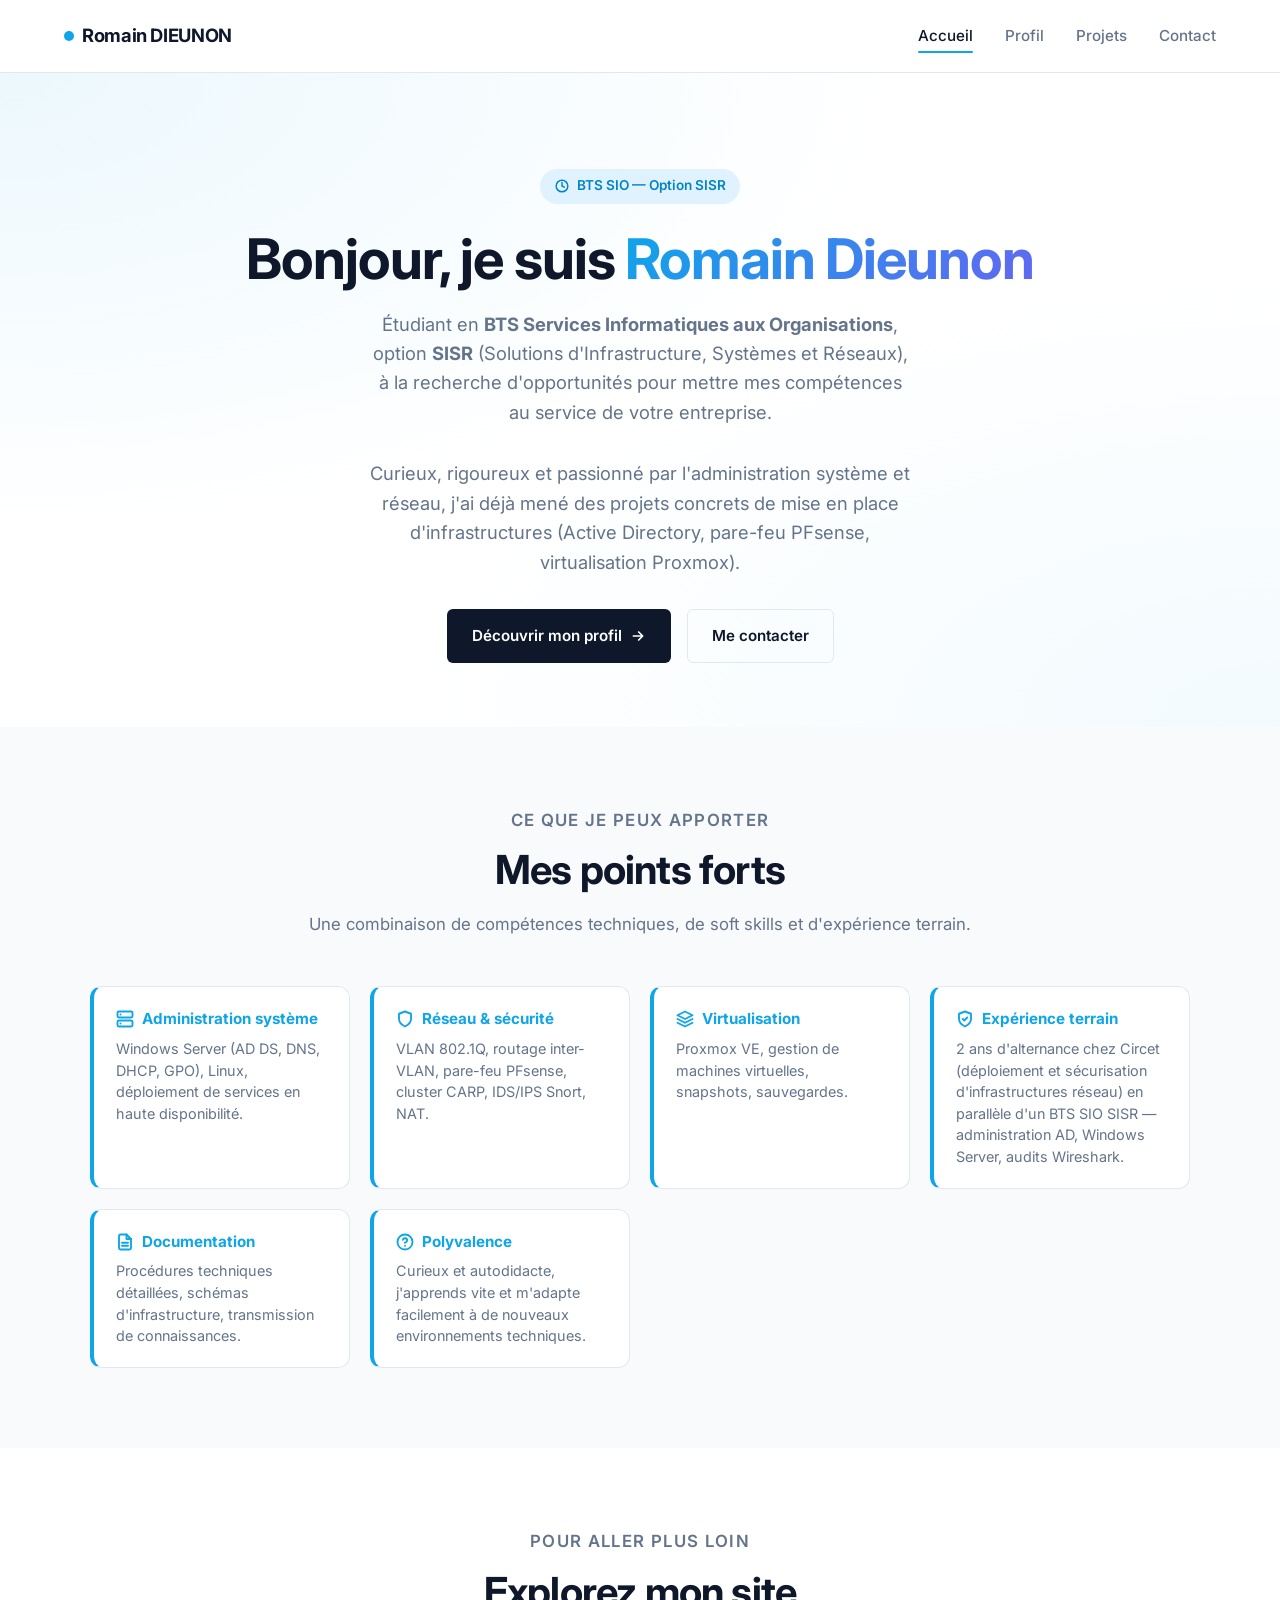
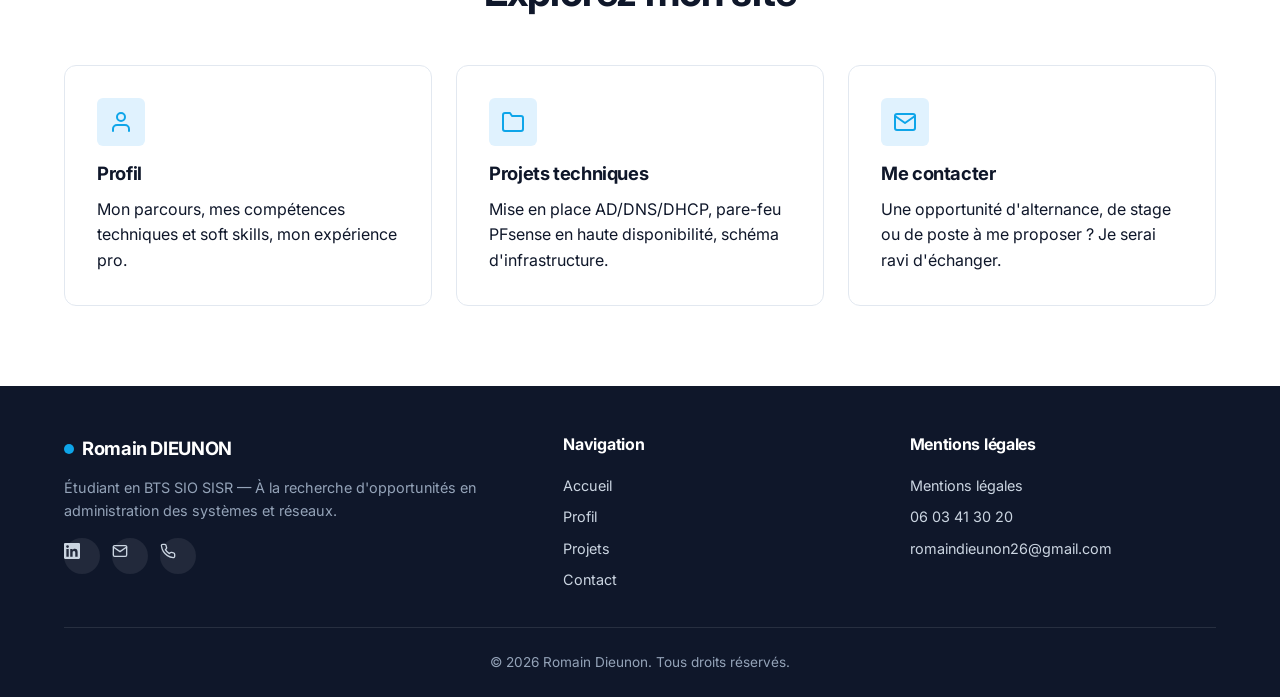
<file: index.html>
<!DOCTYPE html>
<html lang="fr">
<head>
    <meta charset="UTF-8">
    <meta name="viewport" content="width=device-width, initial-scale=1.0">
    <title>Romain Dieunon — Étudiant en BTS SIO SISR</title>
    <meta name="description" content="Romain Dieunon — Étudiant en BTS SIO option SISR à la recherche d'opportunités professionnelles dans l'administration des systèmes et réseaux.">
    <link rel="preconnect" href="https://fonts.googleapis.com">
    <link rel="preconnect" href="https://fonts.gstatic.com" crossorigin>
    <link href="https://fonts.googleapis.com/css2?family=Inter:wght@400;500;600;700&display=swap" rel="stylesheet">
    <link rel="stylesheet" href="css/style.css">
    <link rel="icon" href="data:image/svg+xml,%3Csvg xmlns='http://www.w3.org/2000/svg' viewBox='0 0 32 32'%3E%3Ccircle cx='16' cy='16' r='14' fill='%230ea5e9'/%3E%3Ctext x='50%25' y='55%25' text-anchor='middle' dominant-baseline='middle' fill='white' font-family='Inter,sans-serif' font-size='14' font-weight='700'%3ERD%3C/text%3E%3C/svg%3E">
    <style>
        .key-points {
            display: grid;
            grid-template-columns: repeat(auto-fit, minmax(220px, 1fr));
            gap: 1.25rem;
            max-width: 1100px;
            margin: 2rem auto 0;
        }
        .key-point {
            background: var(--bg);
            border: 1px solid var(--border);
            border-left: 4px solid var(--primary);
            border-radius: var(--radius-md);
            padding: 1.25rem 1.4rem;
        }
        .key-point-title {
            display: flex;
            align-items: center;
            gap: 0.5rem;
            font-weight: 700;
            color: var(--primary);
            margin-bottom: 0.4rem;
            font-size: 0.95rem;
        }
        .key-point-text {
            color: var(--text-muted);
            font-size: 0.9rem;
            margin: 0;
            line-height: 1.5;
        }
    </style>
</head>
<body>

<nav class="navbar">
    <div class="container nav-wrap">
        <a href="index.html" class="logo"><span class="logo-dot"></span>Romain DIEUNON</a>
        <button class="nav-toggle" aria-label="Ouvrir le menu"><span></span><span></span><span></span></button>
        <ul class="nav-links">
            <li><a href="index.html" class="active">Accueil</a></li>
            <li><a href="profil.html">Profil</a></li>
            <li><a href="projets.html">Projets</a></li>
            <li><a href="contact.html">Contact</a></li>
        </ul>
    </div>
</nav>

<section class="hero">
    <div class="container">
        <div style="max-width: 860px; margin: 0 auto; text-align: center;">
            <span class="hero-eyebrow">
                <svg width="14" height="14" viewBox="0 0 24 24" fill="none" stroke="currentColor" stroke-width="2.5" stroke-linecap="round" stroke-linejoin="round"><circle cx="12" cy="12" r="10"/><path d="M12 6v6l4 2"/></svg>
                BTS SIO — Option SISR
            </span>
            <h1>Bonjour, je suis <span>Romain Dieunon</span></h1>
            <p class="hero-lede" style="margin-left: auto; margin-right: auto;">
                Étudiant en <strong>BTS Services Informatiques aux Organisations</strong>, option <strong>SISR</strong> (Solutions d'Infrastructure, Systèmes et Réseaux), à la recherche d'opportunités pour mettre mes compétences au service de votre entreprise.
            </p>
            <p class="hero-lede" style="margin-left: auto; margin-right: auto;">
                Curieux, rigoureux et passionné par l'administration système et réseau, j'ai déjà mené des projets concrets de mise en place d'infrastructures (Active Directory, pare-feu PFsense, virtualisation Proxmox).
            </p>
            <div class="hero-ctas" style="justify-content: center;">
                <a href="profil.html" class="btn btn-primary">
                    Découvrir mon profil
                    <svg width="16" height="16" viewBox="0 0 24 24" fill="none" stroke="currentColor" stroke-width="2.5" stroke-linecap="round" stroke-linejoin="round"><path d="M5 12h14M13 6l6 6-6 6"/></svg>
                </a>
                <a href="contact.html" class="btn btn-secondary">Me contacter</a>
            </div>
        </div>
    </div>
</section>

<!-- Points forts -->
<section class="section-alt">
    <div class="container">
        <div class="section-header fade-in">
            <p class="section-kicker">Ce que je peux apporter</p>
            <h2>Mes points forts</h2>
            <p>Une combinaison de compétences techniques, de soft skills et d'expérience terrain.</p>
        </div>

        <div class="key-points fade-in">
            <div class="key-point">
                <div class="key-point-title">
                    <svg width="18" height="18" viewBox="0 0 24 24" fill="none" stroke="currentColor" stroke-width="2.5" stroke-linecap="round" stroke-linejoin="round"><rect x="2" y="2" width="20" height="8" rx="2"/><rect x="2" y="14" width="20" height="8" rx="2"/><line x1="6" y1="6" x2="6.01" y2="6"/><line x1="6" y1="18" x2="6.01" y2="18"/></svg>
                    Administration système
                </div>
                <p class="key-point-text">Windows Server (AD DS, DNS, DHCP, GPO), Linux, déploiement de services en haute disponibilité.</p>
            </div>
            <div class="key-point">
                <div class="key-point-title">
                    <svg width="18" height="18" viewBox="0 0 24 24" fill="none" stroke="currentColor" stroke-width="2.5" stroke-linecap="round" stroke-linejoin="round"><path d="M12 22s8-4 8-10V5l-8-3-8 3v7c0 6 8 10 8 10z"/></svg>
                    Réseau &amp; sécurité
                </div>
                <p class="key-point-text">VLAN 802.1Q, routage inter-VLAN, pare-feu PFsense, cluster CARP, IDS/IPS Snort, NAT.</p>
            </div>
            <div class="key-point">
                <div class="key-point-title">
                    <svg width="18" height="18" viewBox="0 0 24 24" fill="none" stroke="currentColor" stroke-width="2.5" stroke-linecap="round" stroke-linejoin="round"><polygon points="12 2 2 7 12 12 22 7 12 2"/><polyline points="2 17 12 22 22 17"/><polyline points="2 12 12 17 22 12"/></svg>
                    Virtualisation
                </div>
                <p class="key-point-text">Proxmox VE, gestion de machines virtuelles, snapshots, sauvegardes.</p>
            </div>
            <div class="key-point">
                <div class="key-point-title">
                    <svg width="18" height="18" viewBox="0 0 24 24" fill="none" stroke="currentColor" stroke-width="2.5" stroke-linecap="round" stroke-linejoin="round"><path d="M12 22s8-4 8-10V5l-8-3-8 3v7c0 6 8 10 8 10z"/><path d="M9 12l2 2 4-4"/></svg>
                    Expérience terrain
                </div>
                <p class="key-point-text">2 ans d'alternance chez Circet (déploiement et sécurisation d'infrastructures réseau) en parallèle d'un BTS SIO SISR — administration AD, Windows Server, audits Wireshark.</p>
            </div>
            <div class="key-point">
                <div class="key-point-title">
                    <svg width="18" height="18" viewBox="0 0 24 24" fill="none" stroke="currentColor" stroke-width="2.5" stroke-linecap="round" stroke-linejoin="round"><path d="M14 2H6a2 2 0 0 0-2 2v16a2 2 0 0 0 2 2h12a2 2 0 0 0 2-2V8z"/><polyline points="14 2 14 8 20 8"/><line x1="16" y1="13" x2="8" y2="13"/><line x1="16" y1="17" x2="8" y2="17"/></svg>
                    Documentation
                </div>
                <p class="key-point-text">Procédures techniques détaillées, schémas d'infrastructure, transmission de connaissances.</p>
            </div>
            <div class="key-point">
                <div class="key-point-title">
                    <svg width="18" height="18" viewBox="0 0 24 24" fill="none" stroke="currentColor" stroke-width="2.5" stroke-linecap="round" stroke-linejoin="round"><circle cx="12" cy="12" r="10"/><path d="M9.09 9a3 3 0 0 1 5.83 1c0 2-3 3-3 3"/><line x1="12" y1="17" x2="12.01" y2="17"/></svg>
                    Polyvalence
                </div>
                <p class="key-point-text">Curieux et autodidacte, j'apprends vite et m'adapte facilement à de nouveaux environnements techniques.</p>
            </div>
        </div>
    </div>
</section>

<!-- Aperçu -->
<section>
    <div class="container">
        <div class="section-header fade-in">
            <p class="section-kicker">Pour aller plus loin</p>
            <h2>Explorez mon site</h2>
        </div>
        <div class="skills-grid">
            <a href="profil.html" class="skill-card fade-in" style="text-decoration:none;">
                <div class="skill-icon">
                    <svg width="24" height="24" viewBox="0 0 24 24" fill="none" stroke="currentColor" stroke-width="2" stroke-linecap="round" stroke-linejoin="round"><path d="M20 21v-2a4 4 0 0 0-4-4H8a4 4 0 0 0-4 4v2"/><circle cx="12" cy="7" r="4"/></svg>
                </div>
                <h3>Profil</h3>
                <p>Mon parcours, mes compétences techniques et soft skills, mon expérience pro.</p>
            </a>
            <a href="projets.html" class="skill-card fade-in" style="text-decoration:none;">
                <div class="skill-icon">
                    <svg width="24" height="24" viewBox="0 0 24 24" fill="none" stroke="currentColor" stroke-width="2" stroke-linecap="round" stroke-linejoin="round"><path d="M22 19a2 2 0 0 1-2 2H4a2 2 0 0 1-2-2V5a2 2 0 0 1 2-2h5l2 3h9a2 2 0 0 1 2 2z"/></svg>
                </div>
                <h3>Projets techniques</h3>
                <p>Mise en place AD/DNS/DHCP, pare-feu PFsense en haute disponibilité, schéma d'infrastructure.</p>
            </a>
            <a href="contact.html" class="skill-card fade-in" style="text-decoration:none;">
                <div class="skill-icon">
                    <svg width="24" height="24" viewBox="0 0 24 24" fill="none" stroke="currentColor" stroke-width="2" stroke-linecap="round" stroke-linejoin="round"><path d="M4 4h16c1.1 0 2 .9 2 2v12c0 1.1-.9 2-2 2H4c-1.1 0-2-.9-2-2V6c0-1.1.9-2 2-2z"/><polyline points="22,6 12,13 2,6"/></svg>
                </div>
                <h3>Me contacter</h3>
                <p>Une opportunité d'alternance, de stage ou de poste à me proposer ? Je serai ravi d'échanger.</p>
            </a>
        </div>
    </div>
</section>

<footer class="footer">
    <div class="container">
        <div class="footer-grid">
            <div>
                <div class="logo" style="color:white; margin-bottom: 0.75rem;"><span class="logo-dot"></span>Romain DIEUNON</div>
                <p style="color:#94a3b8; font-size: 0.9rem;">Étudiant en BTS SIO SISR — À la recherche d'opportunités en administration des systèmes et réseaux.</p>
                <div class="socials">
                    <a href="http://www.linkedin.com/in/romain-dieunon-813894375" target="_blank" rel="noopener" class="social-link" aria-label="LinkedIn"><svg width="16" height="16" viewBox="0 0 24 24" fill="currentColor"><path d="M20.447 20.452h-3.554v-5.569c0-1.328-.027-3.037-1.852-3.037-1.853 0-2.136 1.445-2.136 2.939v5.667H9.351V9h3.414v1.561h.046c.477-.9 1.637-1.85 3.37-1.85 3.601 0 4.267 2.37 4.267 5.455v6.286zM5.337 7.433a2.062 2.062 0 0 1-2.063-2.065 2.063 2.063 0 1 1 2.063 2.065zm1.782 13.019H3.555V9h3.564v11.452zM22.225 0H1.771C.792 0 0 .774 0 1.729v20.542C0 23.227.792 24 1.771 24h20.451C23.2 24 24 23.227 24 22.271V1.729C24 .774 23.2 0 22.222 0h.003z"/></svg></a>
                    <a href="https://mail.google.com/mail/?view=cm&fs=1&to=romaindieunon26@gmail.com" target="_blank" rel="noopener" class="social-link" aria-label="Email"><svg width="16" height="16" viewBox="0 0 24 24" fill="none" stroke="currentColor" stroke-width="2" stroke-linecap="round" stroke-linejoin="round"><path d="M4 4h16c1.1 0 2 .9 2 2v12c0 1.1-.9 2-2 2H4c-1.1 0-2-.9-2-2V6c0-1.1.9-2 2-2z"/><polyline points="22,6 12,13 2,6"/></svg></a>
                    <a href="tel:0603413020" class="social-link" aria-label="Téléphone"><svg width="16" height="16" viewBox="0 0 24 24" fill="none" stroke="currentColor" stroke-width="2" stroke-linecap="round" stroke-linejoin="round"><path d="M22 16.92v3a2 2 0 0 1-2.18 2 19.79 19.79 0 0 1-8.63-3.07 19.5 19.5 0 0 1-6-6 19.79 19.79 0 0 1-3.07-8.67A2 2 0 0 1 4.11 2h3a2 2 0 0 1 2 1.72 12.84 12.84 0 0 0 .7 2.81 2 2 0 0 1-.45 2.11L8.09 9.91a16 16 0 0 0 6 6l1.27-1.27a2 2 0 0 1 2.11-.45 12.84 12.84 0 0 0 2.81.7A2 2 0 0 1 22 16.92z"/></svg></a>
                </div>
            </div>
            <div>
                <h4>Navigation</h4>
                <a href="index.html">Accueil</a>
                <a href="profil.html">Profil</a>
                <a href="projets.html">Projets</a>
                <a href="contact.html">Contact</a>
            </div>
            <div>
                <h4>Mentions légales</h4>
                <a href="mentions-legales.html">Mentions légales</a>
                <a href="tel:0603413020">06 03 41 30 20</a>
                <a href="https://mail.google.com/mail/?view=cm&fs=1&to=romaindieunon26@gmail.com" target="_blank" rel="noopener">romaindieunon26@gmail.com</a>
            </div>
        </div>
        <div class="footer-bottom">
            © <span id="year"></span> Romain Dieunon. Tous droits réservés.
        </div>
    </div>
</footer>

<script src="js/script.js"></script>
</body>
</html>
</file>
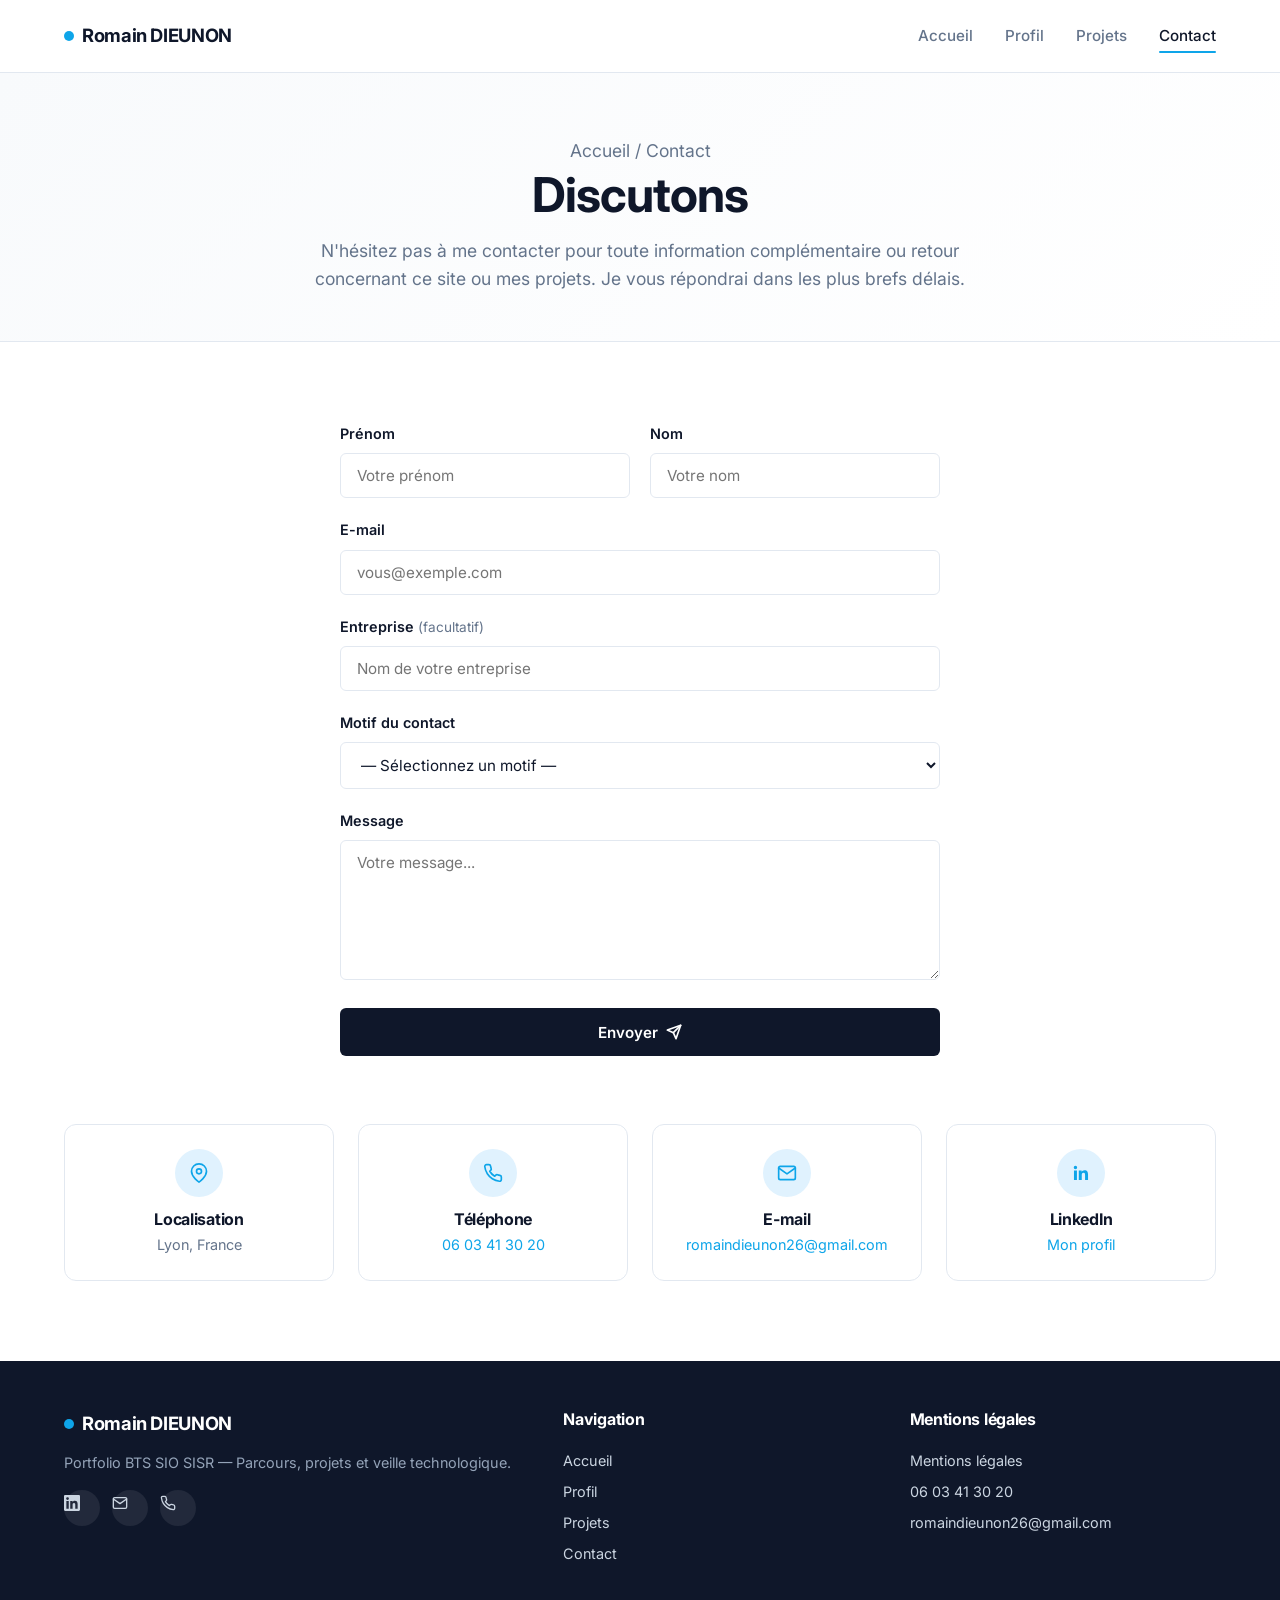
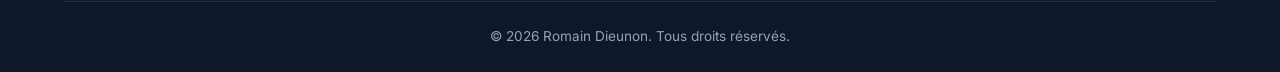
<file: contact.html>
<!DOCTYPE html>
<html lang="fr">
<head>
    <meta charset="UTF-8">
    <meta name="viewport" content="width=device-width, initial-scale=1.0">
    <title>Contact — Romain Dieunon</title>
    <meta name="description" content="Contactez Romain Dieunon, étudiant en BTS SIO SISR.">
    <link rel="preconnect" href="https://fonts.googleapis.com">
    <link rel="preconnect" href="https://fonts.gstatic.com" crossorigin>
    <link href="https://fonts.googleapis.com/css2?family=Inter:wght@400;500;600;700&display=swap" rel="stylesheet">
    <link rel="stylesheet" href="css/style.css">
    <link rel="icon" href="data:image/svg+xml,%3Csvg xmlns='http://www.w3.org/2000/svg' viewBox='0 0 32 32'%3E%3Ccircle cx='16' cy='16' r='14' fill='%230ea5e9'/%3E%3Ctext x='50%25' y='55%25' text-anchor='middle' dominant-baseline='middle' fill='white' font-family='Inter,sans-serif' font-size='14' font-weight='700'%3ERD%3C/text%3E%3C/svg%3E">
</head>
<body>

<nav class="navbar">
    <div class="container nav-wrap">
        <a href="index.html" class="logo"><span class="logo-dot"></span>Romain DIEUNON</a>
        <button class="nav-toggle" aria-label="Ouvrir le menu"><span></span><span></span><span></span></button>
        <ul class="nav-links">
            <li><a href="index.html">Accueil</a></li>
            <li><a href="profil.html">Profil</a></li>
            <li><a href="projets.html">Projets</a></li>
            <li><a href="contact.html" class="active">Contact</a></li>
        </ul>
    </div>
</nav>

<section class="page-hero">
    <div class="container">
        <p class="breadcrumb"><a href="index.html">Accueil</a> / Contact</p>
        <h1>Discutons</h1>
        <p>N'hésitez pas à me contacter pour toute information complémentaire ou retour concernant ce site ou mes projets. Je vous répondrai dans les plus brefs délais.</p>
    </div>
</section>

<!-- FORMULAIRE + INFOS -->
<section>
    <div class="container">
        <form id="contact-form" class="form-grid fade-in" novalidate>
            <div class="form-row">
                <div class="form-field">
                    <label for="prenom">Prénom</label>
                    <input type="text" id="prenom" name="prenom" required placeholder="Votre prénom">
                </div>
                <div class="form-field">
                    <label for="nom">Nom</label>
                    <input type="text" id="nom" name="nom" required placeholder="Votre nom">
                </div>
            </div>
            <div class="form-field">
                <label for="email">E-mail</label>
                <input type="email" id="email" name="email" required placeholder="vous@exemple.com">
            </div>
            <div class="form-field">
                <label for="entreprise">Entreprise <span style="font-weight: 400; color: var(--text-muted); font-size: 0.85rem;">(facultatif)</span></label>
                <input type="text" id="entreprise" name="entreprise" placeholder="Nom de votre entreprise">
            </div>
            <div class="form-field">
                <label for="motif">Motif du contact</label>
                <select id="motif" name="motif" required>
                    <option value="">— Sélectionnez un motif —</option>
                    <option value="Proposition d'alternance / stage">Proposition d'alternance / stage</option>
                    <option value="Proposition d'emploi">Proposition d'emploi</option>
                    <option value="Demande d'informations sur un projet">Demande d'informations sur un projet</option>
                    <option value="Question technique">Question technique</option>
                    <option value="Retour sur le portfolio">Retour sur le portfolio</option>
                    <option value="Autre">Autre</option>
                </select>
            </div>
            <div class="form-field">
                <label for="message">Message</label>
                <textarea id="message" name="message" required placeholder="Votre message..."></textarea>
            </div>
            <button type="submit" class="btn btn-primary" style="justify-content:center;">
                Envoyer
                <svg width="16" height="16" viewBox="0 0 24 24" fill="none" stroke="currentColor" stroke-width="2.5" stroke-linecap="round" stroke-linejoin="round"><line x1="22" y1="2" x2="11" y2="13"/><polygon points="22 2 15 22 11 13 2 9 22 2"/></svg>
            </button>
            <p id="form-status" style="text-align:center; font-weight: 600;"></p>
        </form>

        <div class="form-info">
            <div class="info-card fade-in">
                <div class="info-icon">
                    <svg width="20" height="20" viewBox="0 0 24 24" fill="none" stroke="currentColor" stroke-width="2" stroke-linecap="round" stroke-linejoin="round"><path d="M21 10c0 7-9 13-9 13s-9-6-9-13a9 9 0 0 1 18 0z"/><circle cx="12" cy="10" r="3"/></svg>
                </div>
                <h4>Localisation</h4>
                <p>Lyon, France</p>
            </div>
            <div class="info-card fade-in">
                <div class="info-icon">
                    <svg width="20" height="20" viewBox="0 0 24 24" fill="none" stroke="currentColor" stroke-width="2" stroke-linecap="round" stroke-linejoin="round"><path d="M22 16.92v3a2 2 0 0 1-2.18 2 19.79 19.79 0 0 1-8.63-3.07 19.5 19.5 0 0 1-6-6 19.79 19.79 0 0 1-3.07-8.67A2 2 0 0 1 4.11 2h3a2 2 0 0 1 2 1.72 12.84 12.84 0 0 0 .7 2.81 2 2 0 0 1-.45 2.11L8.09 9.91a16 16 0 0 0 6 6l1.27-1.27a2 2 0 0 1 2.11-.45 12.84 12.84 0 0 0 2.81.7A2 2 0 0 1 22 16.92z"/></svg>
                </div>
                <h4>Téléphone</h4>
                <p><a href="tel:0603413020">06 03 41 30 20</a></p>
            </div>
            <div class="info-card fade-in">
                <div class="info-icon">
                    <svg width="20" height="20" viewBox="0 0 24 24" fill="none" stroke="currentColor" stroke-width="2" stroke-linecap="round" stroke-linejoin="round"><path d="M4 4h16c1.1 0 2 .9 2 2v12c0 1.1-.9 2-2 2H4c-1.1 0-2-.9-2-2V6c0-1.1.9-2 2-2z"/><polyline points="22,6 12,13 2,6"/></svg>
                </div>
                <h4>E-mail</h4>
                <p><a href="https://mail.google.com/mail/?view=cm&fs=1&to=romaindieunon26@gmail.com" target="_blank" rel="noopener">romaindieunon26@gmail.com</a></p>
            </div>
            <div class="info-card fade-in">
                <div class="info-icon">
                    <svg width="20" height="20" viewBox="0 0 24 24" fill="currentColor"><path d="M20.447 20.452h-3.554v-5.569c0-1.328-.027-3.037-1.852-3.037-1.853 0-2.136 1.445-2.136 2.939v5.667H9.351V9h3.414v1.561h.046c.477-.9 1.637-1.85 3.37-1.85 3.601 0 4.267 2.37 4.267 5.455v6.286zM5.337 7.433a2.062 2.062 0 0 1-2.063-2.065 2.063 2.063 0 1 1 2.063 2.065zm1.782 13.019H3.555V9h3.564v11.452z"/></svg>
                </div>
                <h4>LinkedIn</h4>
                <p><a href="http://www.linkedin.com/in/romain-dieunon-813894375" target="_blank" rel="noopener">Mon profil</a></p>
            </div>
        </div>
    </div>
</section>

<footer class="footer">
    <div class="container">
        <div class="footer-grid">
            <div>
                <div class="logo" style="color:white; margin-bottom: 0.75rem;"><span class="logo-dot"></span>Romain DIEUNON</div>
                <p style="color:#94a3b8; font-size: 0.9rem;">Portfolio BTS SIO SISR — Parcours, projets et veille technologique.</p>
                <div class="socials">
                    <a href="http://www.linkedin.com/in/romain-dieunon-813894375" target="_blank" rel="noopener" class="social-link" aria-label="LinkedIn"><svg width="16" height="16" viewBox="0 0 24 24" fill="currentColor"><path d="M20.447 20.452h-3.554v-5.569c0-1.328-.027-3.037-1.852-3.037-1.853 0-2.136 1.445-2.136 2.939v5.667H9.351V9h3.414v1.561h.046c.477-.9 1.637-1.85 3.37-1.85 3.601 0 4.267 2.37 4.267 5.455v6.286zM5.337 7.433a2.062 2.062 0 0 1-2.063-2.065 2.063 2.063 0 1 1 2.063 2.065zm1.782 13.019H3.555V9h3.564v11.452zM22.225 0H1.771C.792 0 0 .774 0 1.729v20.542C0 23.227.792 24 1.771 24h20.451C23.2 24 24 23.227 24 22.271V1.729C24 .774 23.2 0 22.222 0h.003z"/></svg></a>
                    <a href="https://mail.google.com/mail/?view=cm&fs=1&to=romaindieunon26@gmail.com" target="_blank" rel="noopener" class="social-link" aria-label="Email"><svg width="16" height="16" viewBox="0 0 24 24" fill="none" stroke="currentColor" stroke-width="2" stroke-linecap="round" stroke-linejoin="round"><path d="M4 4h16c1.1 0 2 .9 2 2v12c0 1.1-.9 2-2 2H4c-1.1 0-2-.9-2-2V6c0-1.1.9-2 2-2z"/><polyline points="22,6 12,13 2,6"/></svg></a>
                    <a href="tel:0603413020" class="social-link" aria-label="Téléphone"><svg width="16" height="16" viewBox="0 0 24 24" fill="none" stroke="currentColor" stroke-width="2" stroke-linecap="round" stroke-linejoin="round"><path d="M22 16.92v3a2 2 0 0 1-2.18 2 19.79 19.79 0 0 1-8.63-3.07 19.5 19.5 0 0 1-6-6 19.79 19.79 0 0 1-3.07-8.67A2 2 0 0 1 4.11 2h3a2 2 0 0 1 2 1.72 12.84 12.84 0 0 0 .7 2.81 2 2 0 0 1-.45 2.11L8.09 9.91a16 16 0 0 0 6 6l1.27-1.27a2 2 0 0 1 2.11-.45 12.84 12.84 0 0 0 2.81.7A2 2 0 0 1 22 16.92z"/></svg></a>
                </div>
            </div>
            <div>
                <h4>Navigation</h4>
                <a href="index.html">Accueil</a>
                <a href="profil.html">Profil</a>
                <a href="projets.html">Projets</a>
                <a href="contact.html">Contact</a>
            </div>
            <div>
                <h4>Mentions légales</h4>
                <a href="mentions-legales.html">Mentions légales</a>
                <a href="tel:0603413020">06 03 41 30 20</a>
                <a href="https://mail.google.com/mail/?view=cm&fs=1&to=romaindieunon26@gmail.com" target="_blank" rel="noopener">romaindieunon26@gmail.com</a>
            </div>
        </div>
        <div class="footer-bottom">
            © <span id="year"></span> Romain Dieunon. Tous droits réservés.
        </div>
    </div>
</footer>

<script src="js/script.js"></script>
</body>
</html>
</file>
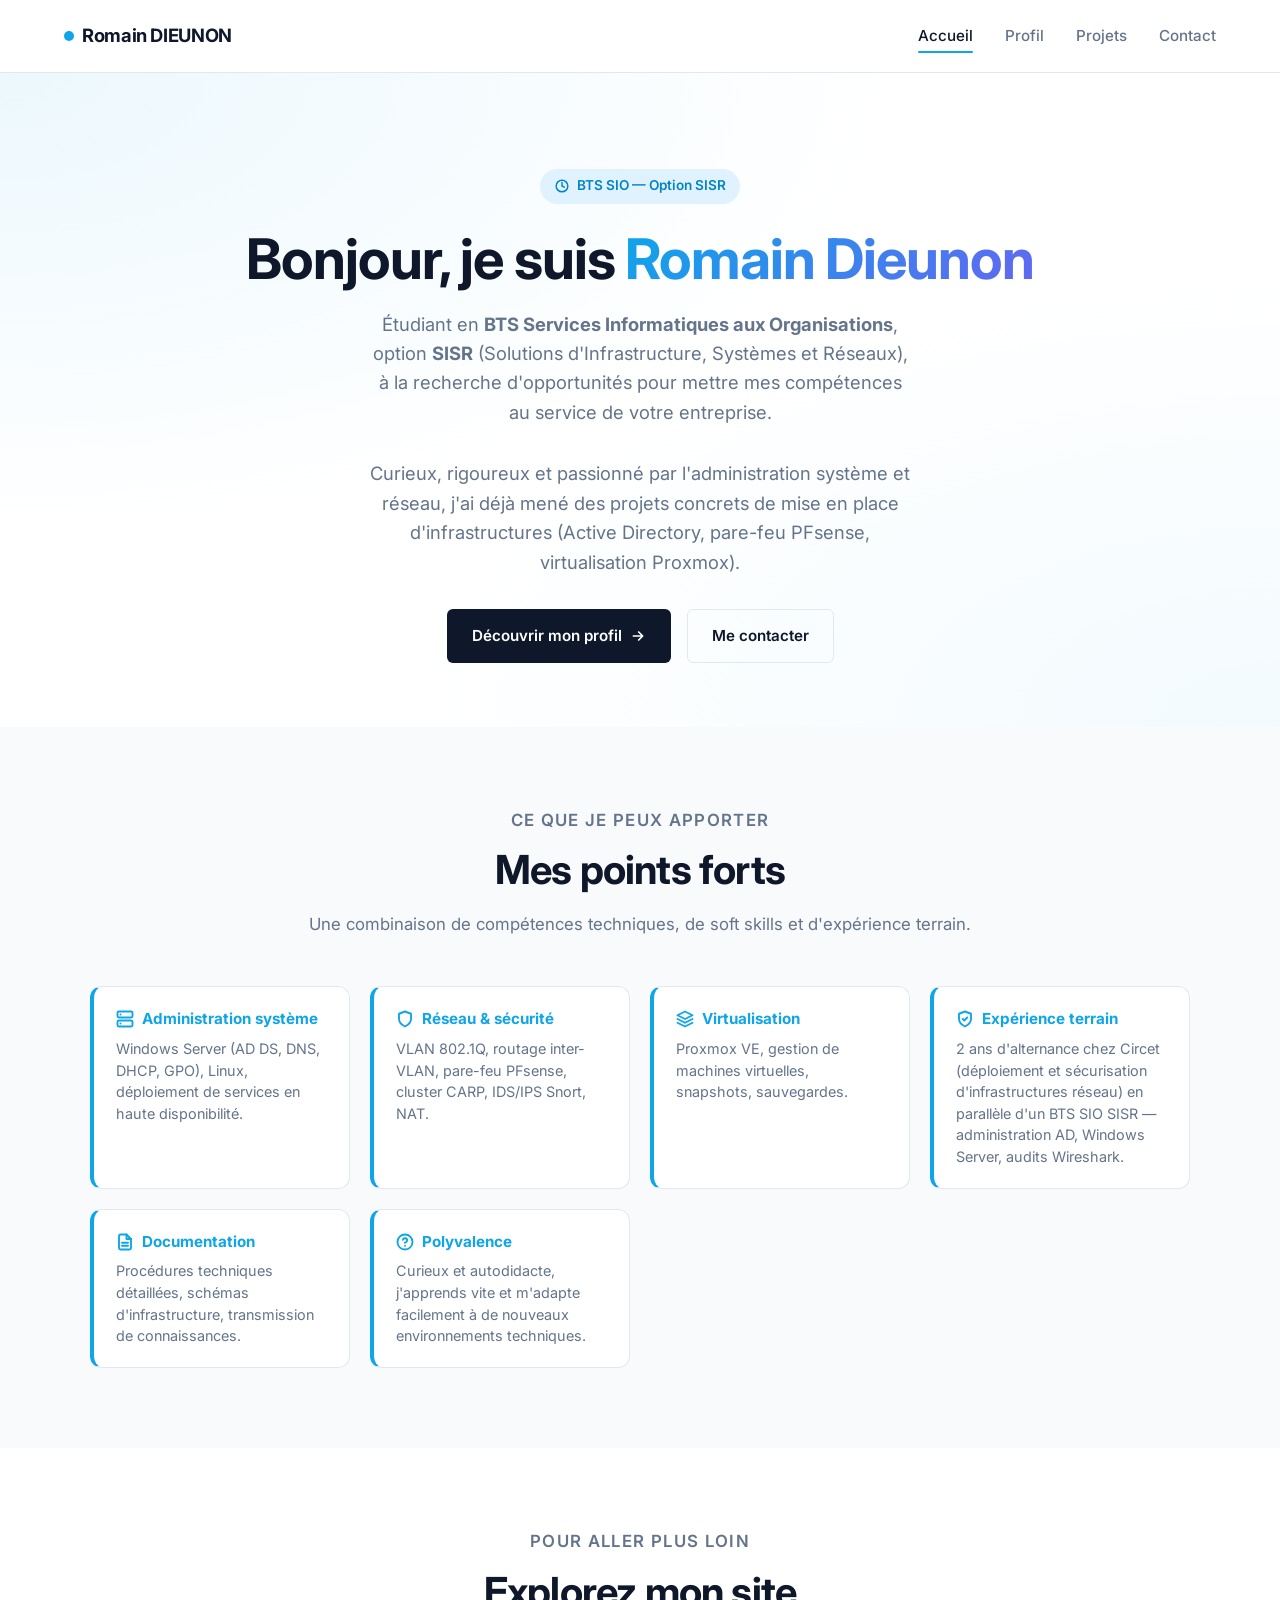
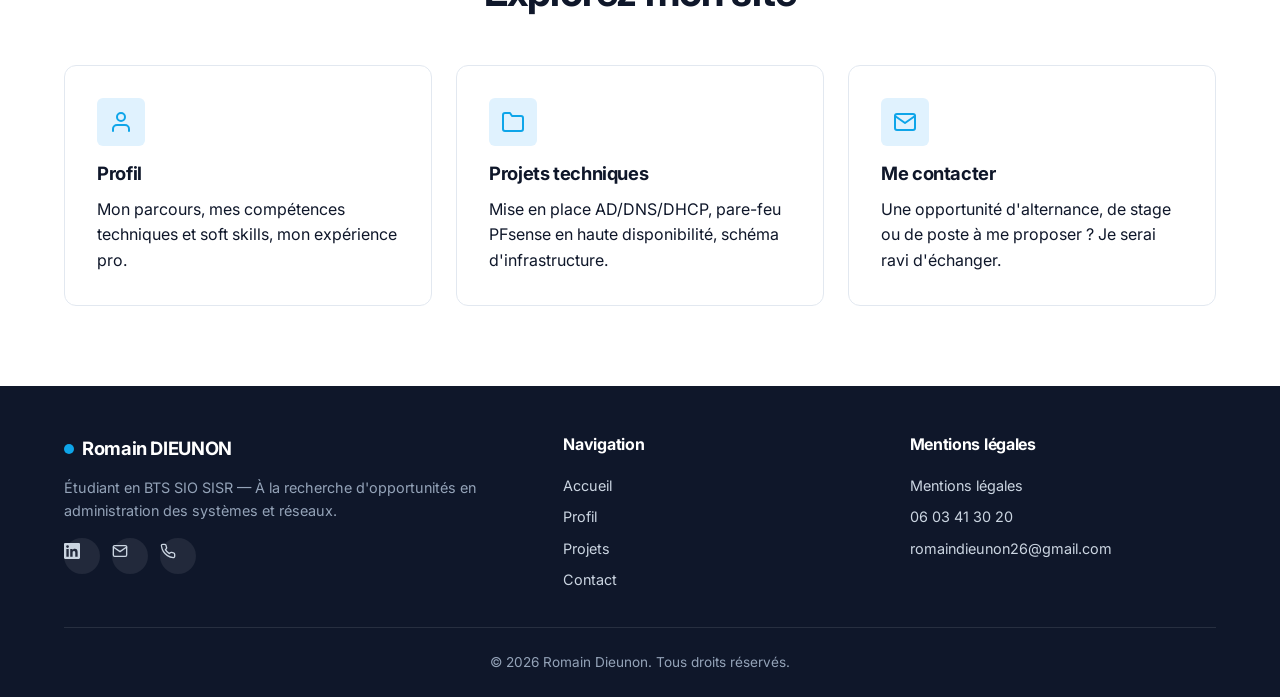
<file: jeu-memory.html>
<!DOCTYPE html>
<html lang="fr">
<head>
    <meta charset="UTF-8">
    <meta http-equiv="refresh" content="0; url=index.html">
    <title>Redirection — Romain Dieunon</title>
</head>
<body>
    <p>Cette page n'existe plus. <a href="index.html">Retour à l'accueil</a>.</p>
</body>
</html>
</file>
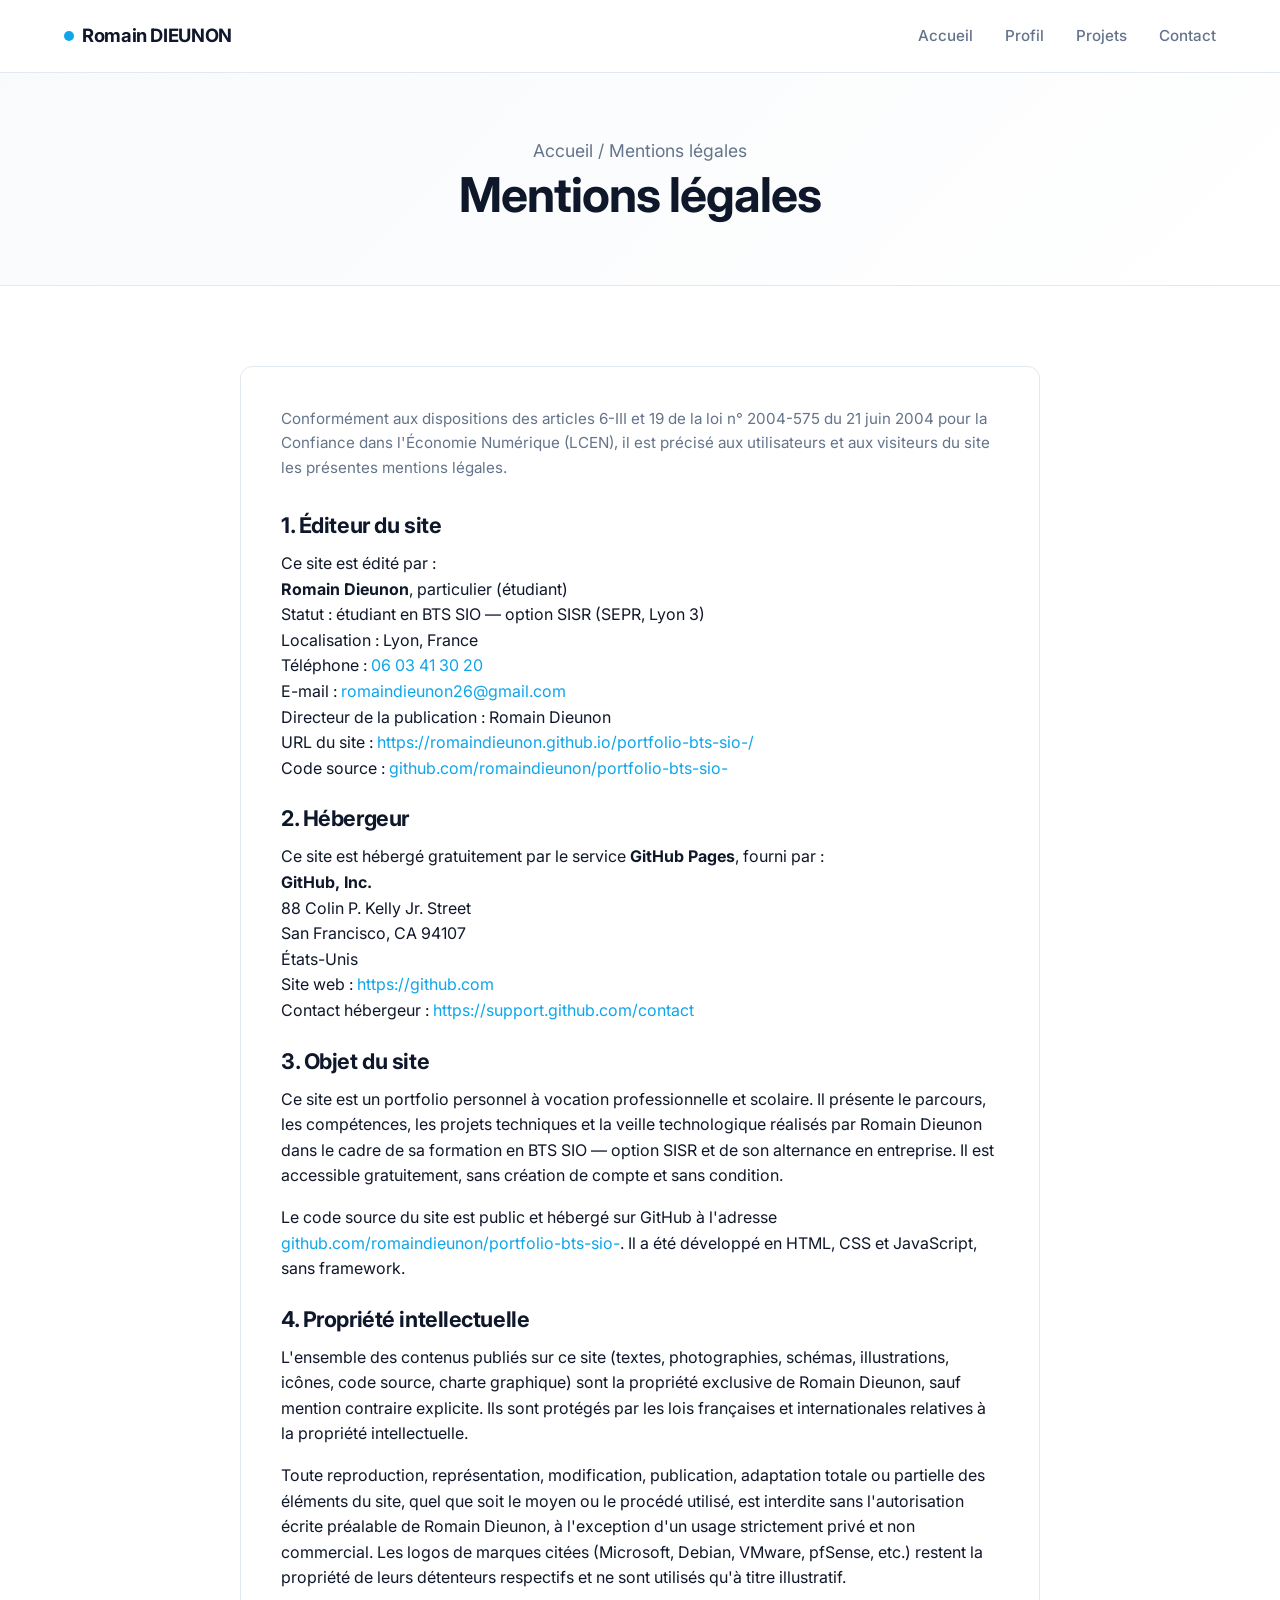
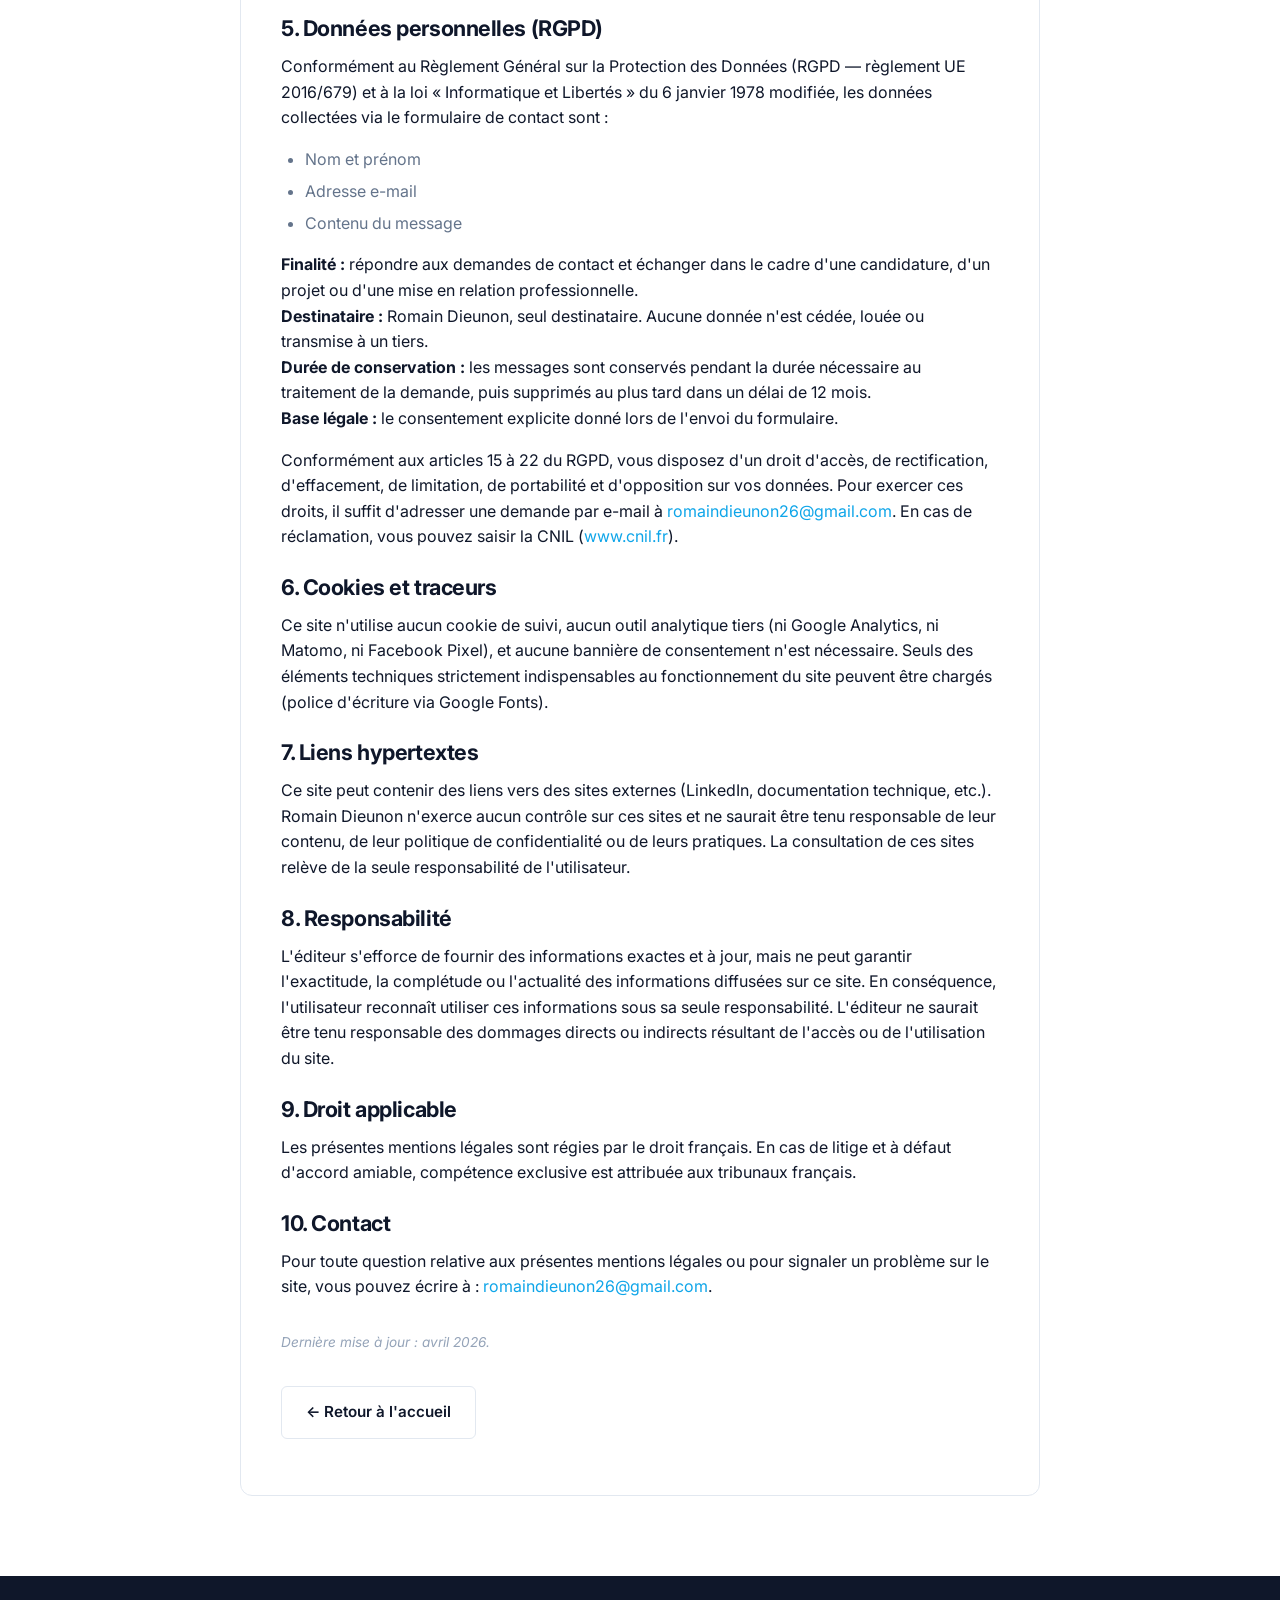
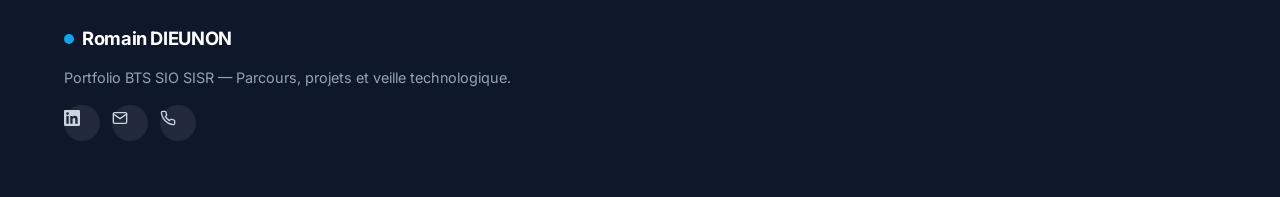
<file: mentions-legales.html>
<!DOCTYPE html>
<html lang="fr">
<head>
    <meta charset="UTF-8">
    <meta name="viewport" content="width=device-width, initial-scale=1.0">
    <title>Mentions légales — Romain Dieunon</title>
    <meta name="description" content="Mentions légales du portfolio de Romain Dieunon.">
    <link rel="preconnect" href="https://fonts.googleapis.com">
    <link rel="preconnect" href="https://fonts.gstatic.com" crossorigin>
    <link href="https://fonts.googleapis.com/css2?family=Inter:wght@400;500;600;700&display=swap" rel="stylesheet">
    <link rel="stylesheet" href="css/style.css">
    <link rel="icon" href="data:image/svg+xml,%3Csvg xmlns='http://www.w3.org/2000/svg' viewBox='0 0 32 32'%3E%3Ccircle cx='16' cy='16' r='14' fill='%230ea5e9'/%3E%3Ctext x='50%25' y='55%25' text-anchor='middle' dominant-baseline='middle' fill='white' font-family='Inter,sans-serif' font-size='14' font-weight='700'%3ERD%3C/text%3E%3C/svg%3E">
</head>
<body>

<nav class="navbar">
    <div class="container nav-wrap">
        <a href="index.html" class="logo"><span class="logo-dot"></span>Romain DIEUNON</a>
        <button class="nav-toggle" aria-label="Ouvrir le menu"><span></span><span></span><span></span></button>
        <ul class="nav-links">
            <li><a href="index.html">Accueil</a></li>
            <li><a href="profil.html">Profil</a></li>
            <li><a href="projets.html">Projets</a></li>
            <li><a href="contact.html">Contact</a></li>
        </ul>
    </div>
</nav>

<section class="page-hero">
    <div class="container">
        <p class="breadcrumb"><a href="index.html">Accueil</a> / Mentions légales</p>
        <h1>Mentions légales</h1>
    </div>
</section>

<section>
    <div class="container">
        <div class="content-block fade-in">

            <p style="color: var(--text-muted); font-size: 0.95rem; margin-bottom: 2rem;">
                Conformément aux dispositions des articles 6-III et 19 de la loi n° 2004-575 du 21 juin 2004
                pour la Confiance dans l'Économie Numérique (LCEN), il est précisé aux utilisateurs et aux visiteurs du site
                les présentes mentions légales.
            </p>

            <h3>1. Éditeur du site</h3>
            <p>
                Ce site est édité par :<br>
                <strong>Romain Dieunon</strong>, particulier (étudiant)<br>
                Statut : étudiant en BTS SIO — option SISR (SEPR, Lyon 3)<br>
                Localisation : Lyon, France<br>
                Téléphone : <a href="tel:0603413020">06 03 41 30 20</a><br>
                E-mail : <a href="https://mail.google.com/mail/?view=cm&fs=1&to=romaindieunon26@gmail.com" target="_blank" rel="noopener">romaindieunon26@gmail.com</a><br>
                Directeur de la publication : Romain Dieunon<br>
                URL du site : <a href="https://romaindieunon.github.io/portfolio-bts-sio-/" target="_blank" rel="noopener">https://romaindieunon.github.io/portfolio-bts-sio-/</a><br>
                Code source : <a href="https://github.com/romaindieunon/portfolio-bts-sio-" target="_blank" rel="noopener">github.com/romaindieunon/portfolio-bts-sio-</a>
            </p>

            <h3>2. Hébergeur</h3>
            <p>
                Ce site est hébergé gratuitement par le service <strong>GitHub Pages</strong>, fourni par :<br>
                <strong>GitHub, Inc.</strong><br>
                88 Colin P. Kelly Jr. Street<br>
                San Francisco, CA 94107<br>
                États-Unis<br>
                Site web : <a href="https://github.com" target="_blank" rel="noopener">https://github.com</a><br>
                Contact hébergeur : <a href="https://support.github.com/contact" target="_blank" rel="noopener">https://support.github.com/contact</a>
            </p>

            <h3>3. Objet du site</h3>
            <p>
                Ce site est un portfolio personnel à vocation professionnelle et scolaire. Il présente le parcours,
                les compétences, les projets techniques et la veille technologique réalisés par Romain Dieunon
                dans le cadre de sa formation en BTS SIO — option SISR et de son alternance en entreprise.
                Il est accessible gratuitement, sans création de compte et sans condition.
            </p>
            <p>
                Le code source du site est public et hébergé sur GitHub à l'adresse
                <a href="https://github.com/romaindieunon/portfolio-bts-sio-" target="_blank" rel="noopener">github.com/romaindieunon/portfolio-bts-sio-</a>.
                Il a été développé en HTML, CSS et JavaScript, sans framework.
            </p>

            <h3>4. Propriété intellectuelle</h3>
            <p>
                L'ensemble des contenus publiés sur ce site (textes, photographies, schémas, illustrations,
                icônes, code source, charte graphique) sont la propriété exclusive de Romain Dieunon,
                sauf mention contraire explicite. Ils sont protégés par les lois françaises et internationales
                relatives à la propriété intellectuelle.
            </p>
            <p>
                Toute reproduction, représentation, modification, publication, adaptation totale ou partielle
                des éléments du site, quel que soit le moyen ou le procédé utilisé, est interdite sans l'autorisation
                écrite préalable de Romain Dieunon, à l'exception d'un usage strictement privé et non commercial.
                Les logos de marques citées (Microsoft, Debian, VMware, pfSense, etc.) restent la propriété de
                leurs détenteurs respectifs et ne sont utilisés qu'à titre illustratif.
            </p>

            <h3>5. Données personnelles (RGPD)</h3>
            <p>
                Conformément au Règlement Général sur la Protection des Données (RGPD — règlement UE 2016/679)
                et à la loi « Informatique et Libertés » du 6 janvier 1978 modifiée, les données collectées via
                le formulaire de contact sont :
            </p>
            <ul style="color: var(--text-muted); margin: 0.5rem 0 1rem 1.5rem;">
                <li>Nom et prénom</li>
                <li>Adresse e-mail</li>
                <li>Contenu du message</li>
            </ul>
            <p>
                <strong>Finalité :</strong> répondre aux demandes de contact et échanger dans le cadre d'une
                candidature, d'un projet ou d'une mise en relation professionnelle.<br>
                <strong>Destinataire :</strong> Romain Dieunon, seul destinataire. Aucune donnée n'est cédée,
                louée ou transmise à un tiers.<br>
                <strong>Durée de conservation :</strong> les messages sont conservés pendant la durée nécessaire
                au traitement de la demande, puis supprimés au plus tard dans un délai de 12 mois.<br>
                <strong>Base légale :</strong> le consentement explicite donné lors de l'envoi du formulaire.
            </p>
            <p>
                Conformément aux articles 15 à 22 du RGPD, vous disposez d'un droit d'accès, de rectification,
                d'effacement, de limitation, de portabilité et d'opposition sur vos données. Pour exercer ces droits,
                il suffit d'adresser une demande par e-mail à
                <a href="https://mail.google.com/mail/?view=cm&fs=1&to=romaindieunon26@gmail.com" target="_blank" rel="noopener">romaindieunon26@gmail.com</a>.
                En cas de réclamation, vous pouvez saisir la CNIL (<a href="https://www.cnil.fr" target="_blank" rel="noopener">www.cnil.fr</a>).
            </p>

            <h3>6. Cookies et traceurs</h3>
            <p>
                Ce site n'utilise aucun cookie de suivi, aucun outil analytique tiers (ni Google Analytics,
                ni Matomo, ni Facebook Pixel), et aucune bannière de consentement n'est nécessaire. Seuls des
                éléments techniques strictement indispensables au fonctionnement du site peuvent être chargés
                (police d'écriture via Google Fonts).
            </p>

            <h3>7. Liens hypertextes</h3>
            <p>
                Ce site peut contenir des liens vers des sites externes (LinkedIn, documentation technique, etc.).
                Romain Dieunon n'exerce aucun contrôle sur ces sites et ne saurait être tenu responsable de leur
                contenu, de leur politique de confidentialité ou de leurs pratiques. La consultation de ces sites
                relève de la seule responsabilité de l'utilisateur.
            </p>

            <h3>8. Responsabilité</h3>
            <p>
                L'éditeur s'efforce de fournir des informations exactes et à jour, mais ne peut garantir l'exactitude,
                la complétude ou l'actualité des informations diffusées sur ce site. En conséquence, l'utilisateur
                reconnaît utiliser ces informations sous sa seule responsabilité. L'éditeur ne saurait être tenu
                responsable des dommages directs ou indirects résultant de l'accès ou de l'utilisation du site.
            </p>

            <h3>9. Droit applicable</h3>
            <p>
                Les présentes mentions légales sont régies par le droit français. En cas de litige et à défaut
                d'accord amiable, compétence exclusive est attribuée aux tribunaux français.
            </p>

            <h3>10. Contact</h3>
            <p>
                Pour toute question relative aux présentes mentions légales ou pour signaler un problème sur
                le site, vous pouvez écrire à :
                <a href="https://mail.google.com/mail/?view=cm&fs=1&to=romaindieunon26@gmail.com" target="_blank" rel="noopener">romaindieunon26@gmail.com</a>.
            </p>

            <p style="color: var(--text-light); font-size: 0.85rem; margin-top: 2rem; font-style: italic;">
                Dernière mise à jour : avril 2026.
            </p>

            <p style="margin-top: 2rem;"><a href="index.html" class="btn btn-secondary">← Retour à l'accueil</a></p>
        </div>
    </div>
</section>

<footer class="footer">
    <div class="container">
        <div class="footer-grid">
            <div>
                <div class="logo" style="color:white; margin-bottom: 0.75rem;"><span class="logo-dot"></span>Romain DIEUNON</div>
                <p style="color:#94a3b8; font-size: 0.9rem;">Portfolio BTS SIO SISR — Parcours, projets et veille technologique.</p>
                <div class="socials">
                    <a href="http://www.linkedin.com/in/romain-dieunon-813894375" target="_blank" rel="noopener" class="social-link" aria-label="LinkedIn"><svg width="16" height="16" viewBox="0 0 24 24" fill="currentColor"><path d="M20.447 20.452h-3.554v-5.569c0-1.328-.027-3.037-1.852-3.037-1.853 0-2.136 1.445-2.136 2.939v5.667H9.351V9h3.414v1.561h.046c.477-.9 1.637-1.85 3.37-1.85 3.601 0 4.267 2.37 4.267 5.455v6.286zM5.337 7.433a2.062 2.062 0 0 1-2.063-2.065 2.063 2.063 0 1 1 2.063 2.065zm1.782 13.019H3.555V9h3.564v11.452zM22.225 0H1.771C.792 0 0 .774 0 1.729v20.542C0 23.227.792 24 1.771 24h20.451C23.2 24 24 23.227 24 22.271V1.729C24 .774 23.2 0 22.222 0h.003z"/></svg></a>
                    <a href="https://mail.google.com/mail/?view=cm&fs=1&to=romaindieunon26@gmail.com" target="_blank" rel="noopener" class="social-link" aria-label="Email"><svg width="16" height="16" viewBox="0 0 24 24" fill="none" stroke="currentColor" stroke-width="2" stroke-linecap="round" stroke-linejoin="round"><path d="M4 4h16c1.1 0 2 .9 2 2v12c0 1.1-.9 2-2 2H4c-1.1 0-2-.9-2-2V6c0-1.1.9-2 2-2z"/><polyline points="22,6 12,13 2,6"/></svg></a>
                    <a href="tel:0603413020" class="social-link" aria-label="Téléphone"><svg width="16" height="16" viewBox="0 0 24 24" fill="none" stroke="currentColor" stroke-width="2" stroke-linecap="round" stroke-linejoin="round"><path d="M22 16.92v3a2 2 0 0 1-2.18 2 19.79 19.79 0 0 1-8.63-3.07 19.5 19.5 0 0 1-6-6 19.79 19.79 0 0 1-3.07-8.67A2 2 0 0 1 4.11 2h3a2 2 0 0 1 2 1.72 12.84 12.84 0 0 0 .7 2.81 2 2 0 0 1-.45 2.11L8.09 9.91a16 16 0 0 0 6 6l1.27-1.27a2 2 0 0 1 2.11-.45 12.84 12.84 0 0 0 2.81.7A2 2 0 0 1 22 16.92z"/></svg></a>
                </div>
            </div>
</file>
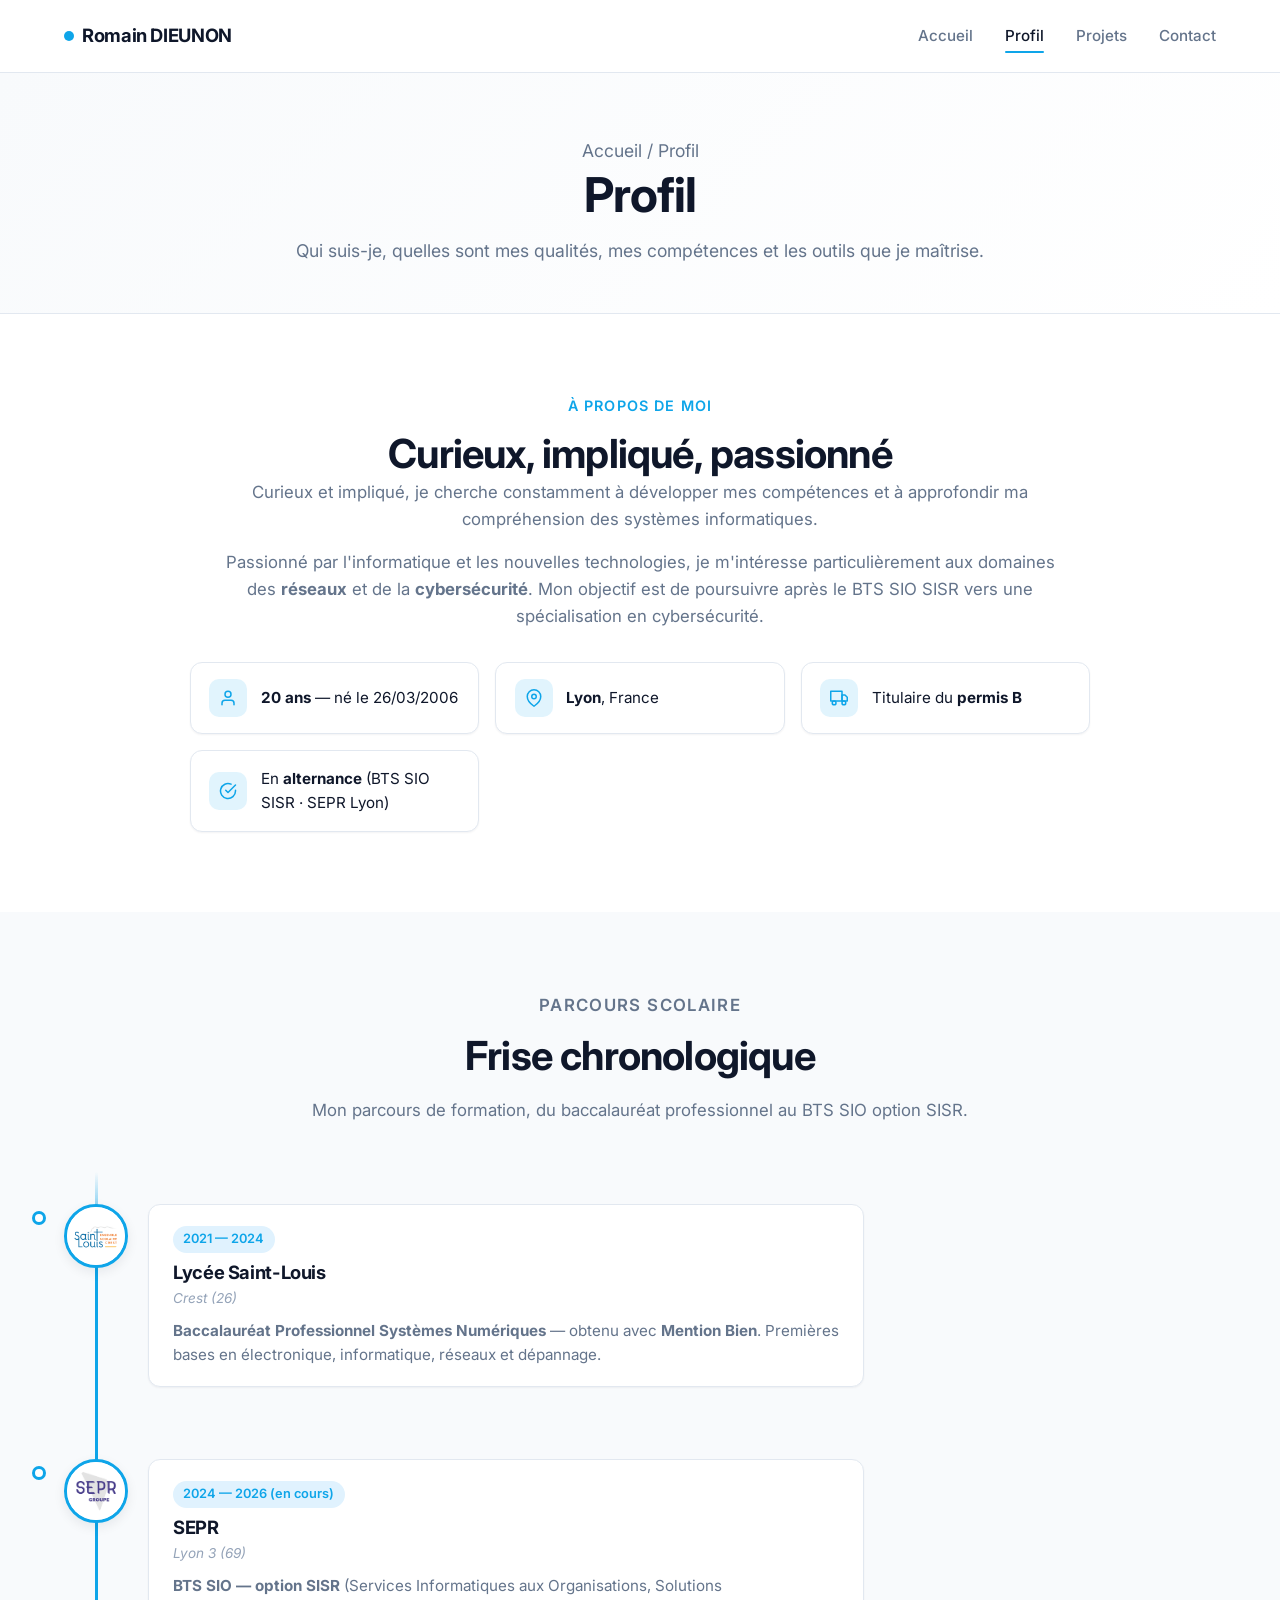
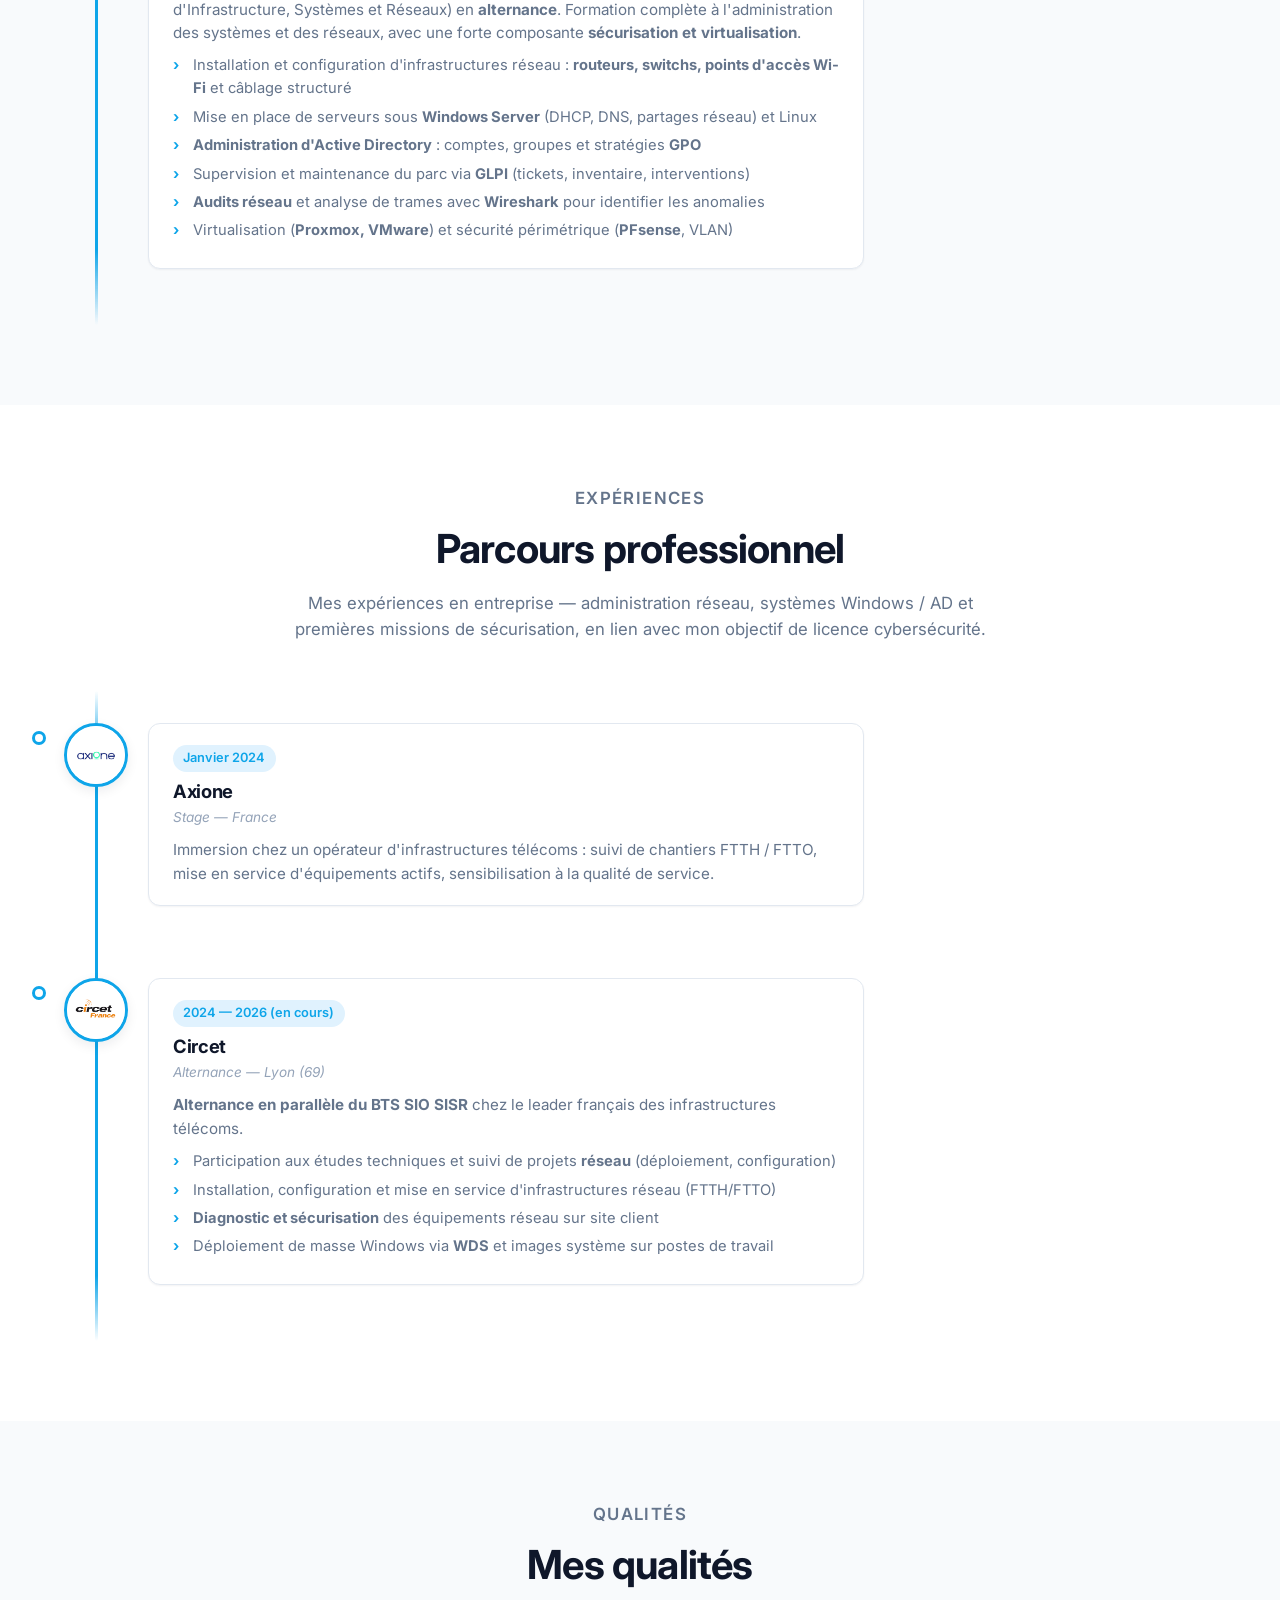
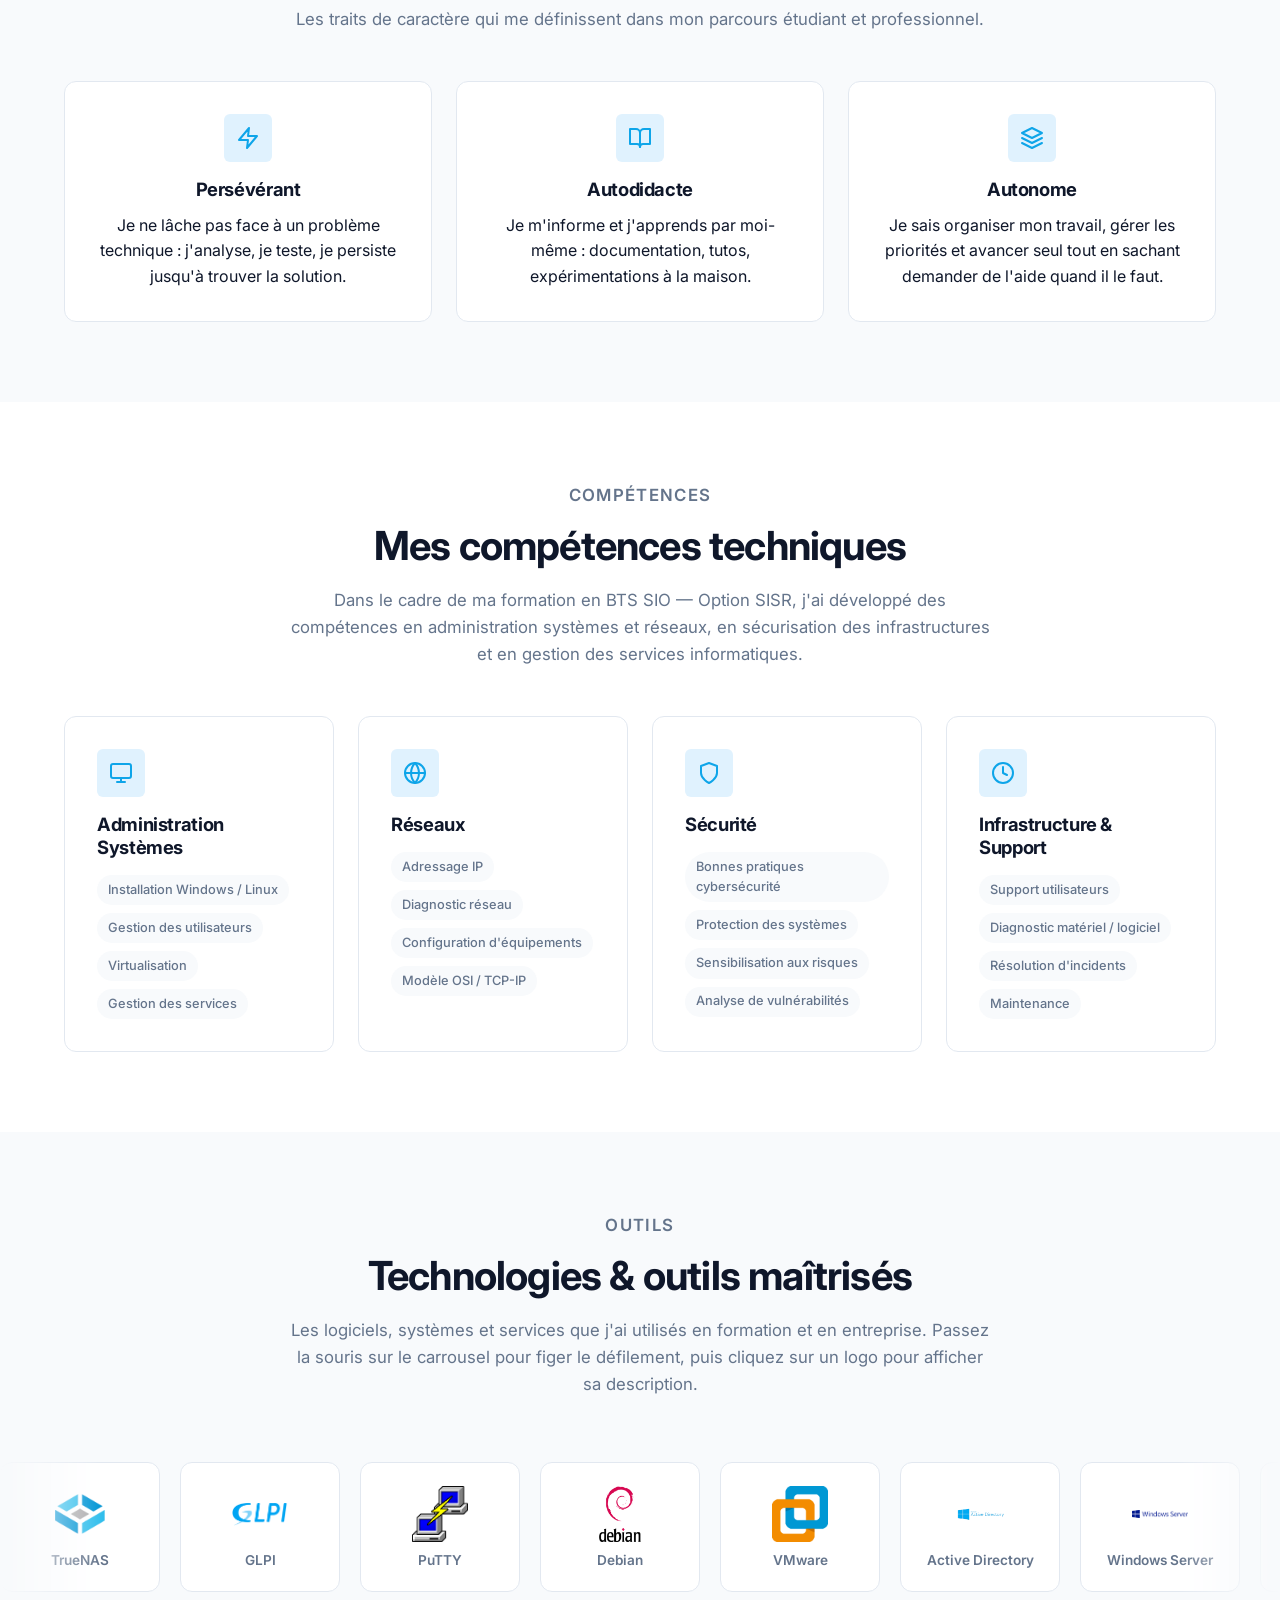
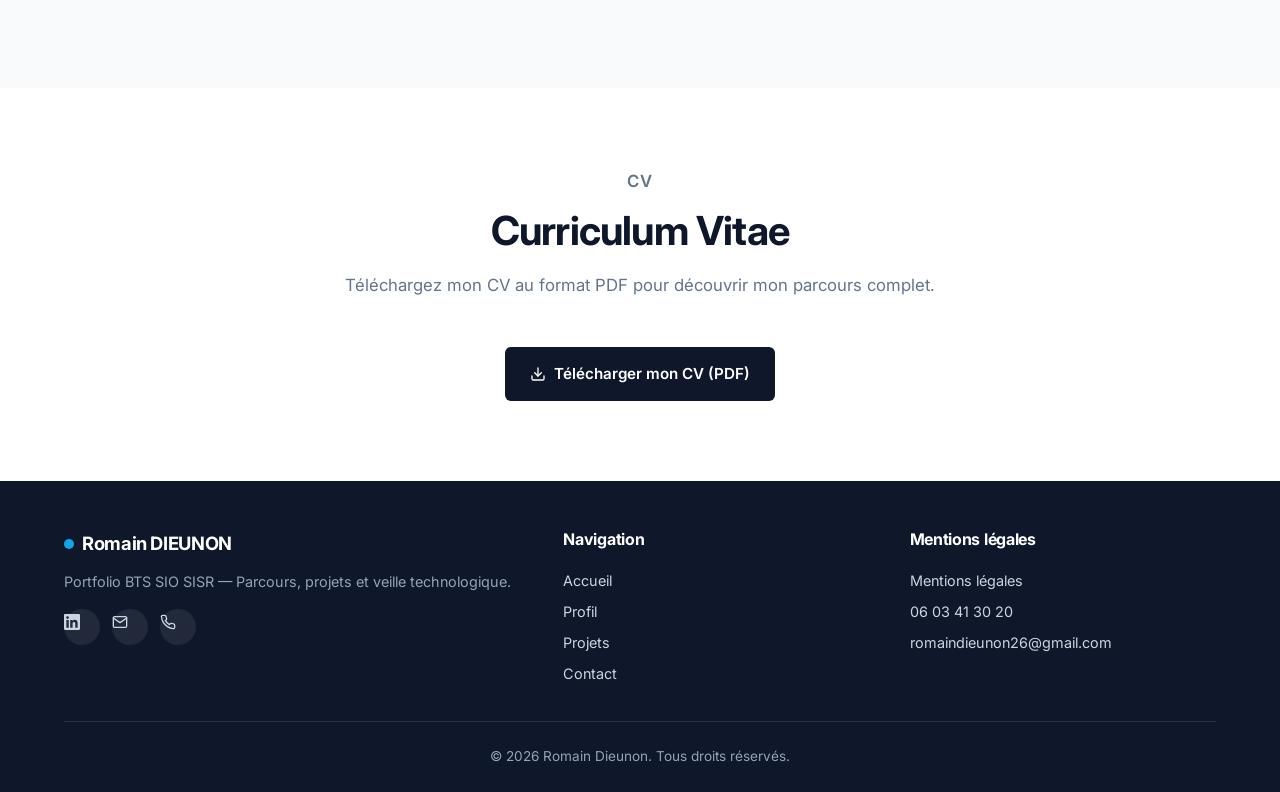
<file: profil.html>
<!DOCTYPE html>
<html lang="fr">
<head>
    <meta charset="UTF-8">
    <meta name="viewport" content="width=device-width, initial-scale=1.0">
    <title>Profil — Romain Dieunon</title>
    <meta name="description" content="À propos, qualités, compétences et CV de Romain Dieunon.">
    <link rel="preconnect" href="https://fonts.googleapis.com">
    <link rel="preconnect" href="https://fonts.gstatic.com" crossorigin>
    <link href="https://fonts.googleapis.com/css2?family=Inter:wght@400;500;600;700&display=swap" rel="stylesheet">
    <link rel="stylesheet" href="css/style.css">
    <link rel="icon" href="data:image/svg+xml,%3Csvg xmlns='http://www.w3.org/2000/svg' viewBox='0 0 32 32'%3E%3Ccircle cx='16' cy='16' r='14' fill='%230ea5e9'/%3E%3Ctext x='50%25' y='55%25' text-anchor='middle' dominant-baseline='middle' fill='white' font-family='Inter,sans-serif' font-size='14' font-weight='700'%3ERD%3C/text%3E%3C/svg%3E">
</head>
<body>

<nav class="navbar">
    <div class="container nav-wrap">
        <a href="index.html" class="logo"><span class="logo-dot"></span>Romain DIEUNON</a>
        <button class="nav-toggle" aria-label="Ouvrir le menu"><span></span><span></span><span></span></button>
        <ul class="nav-links">
            <li><a href="index.html">Accueil</a></li>
            <li><a href="profil.html" class="active">Profil</a></li>
            <li><a href="projets.html">Projets</a></li>
            <li><a href="contact.html">Contact</a></li>
        </ul>
    </div>
</nav>

<section class="page-hero">
    <div class="container">
        <p class="breadcrumb"><a href="index.html">Accueil</a> / Profil</p>
        <h1>Profil</h1>
        <p>Qui suis-je, quelles sont mes qualités, mes compétences et les outils que je maîtrise.</p>
    </div>
</section>

<!-- À PROPOS -->
<section>
    <div class="container">
        <div class="about-wrap fade-in" style="max-width: 860px; margin: 0 auto; text-align: center;">
            <p class="section-kicker">À propos de moi</p>
            <h2>Curieux, impliqué, passionné</h2>
            <p style="color: var(--text-muted); font-size: 1.05rem; margin-bottom: 1rem;">
                Curieux et impliqué, je cherche constamment à développer mes compétences et à approfondir ma compréhension des systèmes informatiques.
            </p>
            <p style="color: var(--text-muted); font-size: 1.05rem; margin-bottom: 2rem;">
                Passionné par l'informatique et les nouvelles technologies, je m'intéresse particulièrement aux domaines des <strong>réseaux</strong> et de la <strong>cybersécurité</strong>. Mon objectif est de poursuivre après le BTS SIO SISR vers une spécialisation en cybersécurité.
            </p>
        </div>

        <div class="profile-facts-grid fade-in" style="display: grid; grid-template-columns: repeat(auto-fit, minmax(230px, 1fr)); gap: 1rem; max-width: 900px; margin: 2rem auto 0;">
            <div style="display: flex; align-items: center; gap: 0.85rem; background: var(--bg); border: 1px solid var(--border); border-radius: var(--radius-md); padding: 1rem 1.15rem; box-shadow: var(--shadow-sm);">
                <span style="display:inline-flex; align-items:center; justify-content:center; width:38px; height:38px; border-radius:10px; background: rgba(14,165,233,0.12); color: var(--primary); flex-shrink:0;">
                    <svg width="18" height="18" viewBox="0 0 24 24" fill="none" stroke="currentColor" stroke-width="2" stroke-linecap="round" stroke-linejoin="round"><path d="M20 21v-2a4 4 0 0 0-4-4H8a4 4 0 0 0-4 4v2"/><circle cx="12" cy="7" r="4"/></svg>
                </span>
                <span style="font-size: 0.95rem;"><strong>20 ans</strong> — né le 26/03/2006</span>
            </div>
            <div style="display: flex; align-items: center; gap: 0.85rem; background: var(--bg); border: 1px solid var(--border); border-radius: var(--radius-md); padding: 1rem 1.15rem; box-shadow: var(--shadow-sm);">
                <span style="display:inline-flex; align-items:center; justify-content:center; width:38px; height:38px; border-radius:10px; background: rgba(14,165,233,0.12); color: var(--primary); flex-shrink:0;">
                    <svg width="18" height="18" viewBox="0 0 24 24" fill="none" stroke="currentColor" stroke-width="2" stroke-linecap="round" stroke-linejoin="round"><path d="M21 10c0 7-9 13-9 13s-9-6-9-13a9 9 0 0 1 18 0z"/><circle cx="12" cy="10" r="3"/></svg>
                </span>
                <span style="font-size: 0.95rem;"><strong>Lyon</strong>, France</span>
            </div>
            <div style="display: flex; align-items: center; gap: 0.85rem; background: var(--bg); border: 1px solid var(--border); border-radius: var(--radius-md); padding: 1rem 1.15rem; box-shadow: var(--shadow-sm);">
                <span style="display:inline-flex; align-items:center; justify-content:center; width:38px; height:38px; border-radius:10px; background: rgba(14,165,233,0.12); color: var(--primary); flex-shrink:0;">
                    <svg width="18" height="18" viewBox="0 0 24 24" fill="none" stroke="currentColor" stroke-width="2" stroke-linecap="round" stroke-linejoin="round"><rect x="1" y="3" width="15" height="13"/><polygon points="16 8 20 8 23 11 23 16 16 16 16 8"/><circle cx="5.5" cy="18.5" r="2.5"/><circle cx="18.5" cy="18.5" r="2.5"/></svg>
                </span>
                <span style="font-size: 0.95rem;">Titulaire du <strong>permis B</strong></span>
            </div>
            <div style="display: flex; align-items: center; gap: 0.85rem; background: var(--bg); border: 1px solid var(--border); border-radius: var(--radius-md); padding: 1rem 1.15rem; box-shadow: var(--shadow-sm);">
                <span style="display:inline-flex; align-items:center; justify-content:center; width:38px; height:38px; border-radius:10px; background: rgba(14,165,233,0.12); color: var(--primary); flex-shrink:0;">
                    <svg width="18" height="18" viewBox="0 0 24 24" fill="none" stroke="currentColor" stroke-width="2" stroke-linecap="round" stroke-linejoin="round"><path d="M22 11.08V12a10 10 0 1 1-5.93-9.14"/><polyline points="22 4 12 14.01 9 11.01"/></svg>
                </span>
                <span style="font-size: 0.95rem;">En <strong>alternance</strong> (BTS SIO SISR · SEPR Lyon)</span>
            </div>
        </div>
    </div>
</section>

<!-- FRISE CHRONOLOGIQUE -->
<section class="section-alt">
    <div class="container">
        <div class="section-header fade-in">
            <p class="section-kicker">Parcours scolaire</p>
            <h2>Frise chronologique</h2>
            <p>Mon parcours de formation, du baccalauréat professionnel au BTS SIO option SISR.</p>
        </div>

        <ol class="timeline">
            <li class="timeline-item fade-in">
                <div class="timeline-dot">
                    <img src="assets/entreprises/saint-louis.png" alt="Lycée Saint-Louis" loading="lazy">
                </div>
                <div class="timeline-card">
                    <span class="timeline-period">2021 — 2024</span>
                    <h3>Lycée Saint-Louis</h3>
                    <p class="timeline-location">Crest (26)</p>
                    <p class="timeline-desc">
                        <strong>Baccalauréat Professionnel Systèmes Numériques</strong> — obtenu avec <strong>Mention Bien</strong>.
                        Premières bases en électronique, informatique, réseaux et dépannage.
                    </p>
                </div>
            </li>
            <li class="timeline-item fade-in">
                <div class="timeline-dot">
                    <img src="assets/entreprises/sepr.png" alt="SEPR" loading="lazy">
                </div>
                <div class="timeline-card">
                    <span class="timeline-period">2024 — 2026 (en cours)</span>
                    <h3>SEPR</h3>
                    <p class="timeline-location">Lyon 3 (69)</p>
                    <p class="timeline-desc">
                        <strong>BTS SIO — option SISR</strong> (Services Informatiques aux Organisations,
                        Solutions d'Infrastructure, Systèmes et Réseaux) en <strong>alternance</strong>.
                        Formation complète à l'administration des systèmes et des réseaux, avec une forte
                        composante <strong>sécurisation et virtualisation</strong>.
                    </p>
                    <ul class="timeline-list">
                        <li>Installation et configuration d'infrastructures réseau : <strong>routeurs, switchs, points d'accès Wi-Fi</strong> et câblage structuré</li>
                        <li>Mise en place de serveurs sous <strong>Windows Server</strong> (DHCP, DNS, partages réseau) et Linux</li>
                        <li><strong>Administration d'Active Directory</strong> : comptes, groupes et stratégies <strong>GPO</strong></li>
                        <li>Supervision et maintenance du parc via <strong>GLPI</strong> (tickets, inventaire, interventions)</li>
                        <li><strong>Audits réseau</strong> et analyse de trames avec <strong>Wireshark</strong> pour identifier les anomalies</li>
                        <li>Virtualisation (<strong>Proxmox, VMware</strong>) et sécurité périmétrique (<strong>PFsense</strong>, VLAN)</li>
                    </ul>
                </div>
            </li>
        </ol>
    </div>
</section>

<!-- FRISE PARCOURS PROFESSIONNEL -->
<section>
    <div class="container">
        <div class="section-header fade-in">
            <p class="section-kicker">Expériences</p>
            <h2>Parcours professionnel</h2>
            <p>Mes expériences en entreprise — administration réseau, systèmes Windows / AD et premières missions de sécurisation, en lien avec mon objectif de licence cybersécurité.</p>
        </div>

        <ol class="timeline">
            <li class="timeline-item fade-in">
                <div class="timeline-dot">
                    <img src="assets/entreprises/axione.png" alt="Axione" loading="lazy">
                </div>
                <div class="timeline-card">
                    <span class="timeline-period">Janvier 2024</span>
                    <h3>Axione</h3>
                    <p class="timeline-location">Stage — France</p>
                    <p class="timeline-desc">
                        Immersion chez un opérateur d'infrastructures télécoms : suivi de chantiers FTTH / FTTO,
                        mise en service d'équipements actifs, sensibilisation à la qualité de service.
                    </p>
                </div>
            </li>
            <li class="timeline-item fade-in">
                <div class="timeline-dot">
                    <img src="assets/entreprises/circet.png" alt="Circet" loading="lazy">
                </div>
                <div class="timeline-card">
                    <span class="timeline-period">2024 — 2026 (en cours)</span>
                    <h3>Circet</h3>
                    <p class="timeline-location">Alternance — Lyon (69)</p>
                    <p class="timeline-desc">
                        <strong>Alternance en parallèle du BTS SIO SISR</strong> chez le leader français
                        des infrastructures télécoms.
                    </p>
                    <ul class="timeline-list">
                        <li>Participation aux études techniques et suivi de projets <strong>réseau</strong> (déploiement, configuration)</li>
                        <li>Installation, configuration et mise en service d'infrastructures réseau (FTTH/FTTO)</li>
                        <li><strong>Diagnostic et sécurisation</strong> des équipements réseau sur site client</li>
                        <li>Déploiement de masse Windows via <strong>WDS</strong> et images système sur postes de travail</li>
                    </ul>
                </div>
            </li>
        </ol>
    </div>
</section>

<!-- QUALITÉS -->
<section class="section-alt">
    <div class="container">
        <div class="section-header fade-in">
            <p class="section-kicker">Qualités</p>
            <h2>Mes qualités</h2>
            <p>Les traits de caractère qui me définissent dans mon parcours étudiant et professionnel.</p>
        </div>
        <div class="skills-grid">
            <div class="skill-card fade-in" style="text-align:center;">
                <div class="skill-icon" style="margin:0 auto 1rem;">
                    <svg width="24" height="24" viewBox="0 0 24 24" fill="none" stroke="currentColor" stroke-width="2" stroke-linecap="round" stroke-linejoin="round"><path d="M13 2L3 14h9l-1 8 10-12h-9l1-8z"/></svg>
                </div>
                <h3>Persévérant</h3>
                <p>Je ne lâche pas face à un problème technique : j'analyse, je teste, je persiste jusqu'à trouver la solution.</p>
            </div>
            <div class="skill-card fade-in" style="text-align:center;">
                <div class="skill-icon" style="margin:0 auto 1rem;">
                    <svg width="24" height="24" viewBox="0 0 24 24" fill="none" stroke="currentColor" stroke-width="2" stroke-linecap="round" stroke-linejoin="round"><path d="M2 3h6a4 4 0 0 1 4 4v14a3 3 0 0 0-3-3H2z"/><path d="M22 3h-6a4 4 0 0 0-4 4v14a3 3 0 0 1 3-3h7z"/></svg>
                </div>
                <h3>Autodidacte</h3>
                <p>Je m'informe et j'apprends par moi-même : documentation, tutos, expérimentations à la maison.</p>
            </div>
            <div class="skill-card fade-in" style="text-align:center;">
                <div class="skill-icon" style="margin:0 auto 1rem;">
                    <svg width="24" height="24" viewBox="0 0 24 24" fill="none" stroke="currentColor" stroke-width="2" stroke-linecap="round" stroke-linejoin="round"><path d="M12 2L2 7l10 5 10-5-10-5z"/><path d="M2 17l10 5 10-5M2 12l10 5 10-5"/></svg>
                </div>
                <h3>Autonome</h3>
                <p>Je sais organiser mon travail, gérer les priorités et avancer seul tout en sachant demander de l'aide quand il le faut.</p>
            </div>
        </div>
    </div>
</section>

<!-- COMPÉTENCES -->
<section>
    <div class="container">
        <div class="section-header fade-in">
            <p class="section-kicker">Compétences</p>
            <h2>Mes compétences techniques</h2>
            <p>Dans le cadre de ma formation en BTS SIO — Option SISR, j'ai développé des compétences en administration systèmes et réseaux, en sécurisation des infrastructures et en gestion des services informatiques.</p>
        </div>
        <div class="skills-grid">
            <div class="skill-card fade-in">
                <div class="skill-icon">
                    <svg width="24" height="24" viewBox="0 0 24 24" fill="none" stroke="currentColor" stroke-width="2" stroke-linecap="round" stroke-linejoin="round"><rect x="2" y="3" width="20" height="14" rx="2"/><line x1="8" y1="21" x2="16" y2="21"/><line x1="12" y1="17" x2="12" y2="21"/></svg>
                </div>
                <h3>Administration Systèmes</h3>
                <div class="skill-tags">
                    <span class="tag">Installation Windows / Linux</span>
                    <span class="tag">Gestion des utilisateurs</span>
                    <span class="tag">Virtualisation</span>
                    <span class="tag">Gestion des services</span>
                </div>
            </div>
            <div class="skill-card fade-in">
                <div class="skill-icon">
                    <svg width="24" height="24" viewBox="0 0 24 24" fill="none" stroke="currentColor" stroke-width="2" stroke-linecap="round" stroke-linejoin="round"><circle cx="12" cy="12" r="10"/><line x1="2" y1="12" x2="22" y2="12"/><path d="M12 2a15.3 15.3 0 0 1 4 10 15.3 15.3 0 0 1-4 10 15.3 15.3 0 0 1-4-10 15.3 15.3 0 0 1 4-10z"/></svg>
                </div>
                <h3>Réseaux</h3>
                <div class="skill-tags">
                    <span class="tag">Adressage IP</span>
                    <span class="tag">Diagnostic réseau</span>
                    <span class="tag">Configuration d'équipements</span>
                    <span class="tag">Modèle OSI / TCP-IP</span>
                </div>
            </div>
            <div class="skill-card fade-in">
                <div class="skill-icon">
                    <svg width="24" height="24" viewBox="0 0 24 24" fill="none" stroke="currentColor" stroke-width="2" stroke-linecap="round" stroke-linejoin="round"><path d="M12 22s8-4 8-10V5l-8-3-8 3v7c0 6 8 10 8 10z"/></svg>
                </div>
                <h3>Sécurité</h3>
                <div class="skill-tags">
                    <span class="tag">Bonnes pratiques cybersécurité</span>
                    <span class="tag">Protection des systèmes</span>
                    <span class="tag">Sensibilisation aux risques</span>
                    <span class="tag">Analyse de vulnérabilités</span>
                </div>
            </div>
            <div class="skill-card fade-in">
                <div class="skill-icon">
                    <svg width="24" height="24" viewBox="0 0 24 24" fill="none" stroke="currentColor" stroke-width="2" stroke-linecap="round" stroke-linejoin="round"><circle cx="12" cy="12" r="10"/><polyline points="12 6 12 12 16 14"/></svg>
                </div>
                <h3>Infrastructure &amp; Support</h3>
                <div class="skill-tags">
                    <span class="tag">Support utilisateurs</span>
                    <span class="tag">Diagnostic matériel / logiciel</span>
                    <span class="tag">Résolution d'incidents</span>
                    <span class="tag">Maintenance</span>
                </div>
            </div>
        </div>
    </div>
</section>

<!-- TECHNOLOGIES & OUTILS -->
<section class="section-alt">
    <div class="container">
        <div class="section-header fade-in">
            <p class="section-kicker">Outils</p>
            <h2>Technologies &amp; outils maîtrisés</h2>
            <p>Les logiciels, systèmes et services que j'ai utilisés en formation et en entreprise. Passez la souris sur le carrousel pour figer le défilement, puis cliquez sur un logo pour afficher sa description.</p>
        </div>
    </div>

    <div class="logo-marquee fade-in" aria-label="Carrousel des technologies et outils maîtrisés">
        <div class="logo-marquee-track" id="logos-track">

            <button class="logo-item" type="button" data-name="TrueNAS" data-desc="Système d'exploitation open source pour NAS basé sur ZFS. Permet de créer un serveur de stockage fiable avec partages réseau (SMB, NFS), snapshots, réplication et sauvegardes centralisées.">
                <span class="logo-art">
                    <img src="assets/logos/truenas.png" alt="TrueNAS" loading="lazy">
                </span>
                <span>TrueNAS</span>
            </button>

            <button class="logo-item" type="button" data-name="GLPI" data-desc="Outil open source de gestion de parc informatique et de support (helpdesk) : inventaire du matériel et des logiciels, suivi des tickets, gestion des interventions.">
                <span class="logo-art">
                    <img src="assets/logos/glpi.png" alt="GLPI" loading="lazy">
                </span>
                <span>GLPI</span>
            </button>

            <button class="logo-item" type="button" data-name="PuTTY" data-desc="Client de terminal libre permettant de se connecter à distance à un serveur via SSH, Telnet ou une liaison série. Très utilisé pour l'administration de serveurs Linux.">
                <span class="logo-art">
                    <img src="assets/logos/putty.png" alt="PuTTY" loading="lazy">
                </span>
                <span>PuTTY</span>
            </button>

            <button class="logo-item" type="button" data-name="Debian" data-desc="Distribution Linux réputée pour sa stabilité et sa sécurité. Très utilisée sur les serveurs, elle est aussi la base de nombreuses autres distributions comme Ubuntu.">
                <span class="logo-art">
                    <img src="assets/logos/debian.png" alt="Debian" loading="lazy">
                </span>
                <span>Debian</span>
            </button>

            <button class="logo-item" type="button" data-name="VMware" data-desc="Éditeur de logiciels de virtualisation (vSphere, ESXi, Workstation) permettant de créer et gérer des machines virtuelles sur un même serveur physique.">
                <span class="logo-art">
                    <img src="assets/logos/vmware.png" alt="VMware" loading="lazy">
                </span>
                <span>VMware</span>
            </button>

            <button class="logo-item" type="button" data-name="Active Directory" data-desc="Service d'annuaire de Microsoft qui centralise la gestion des utilisateurs, des ordinateurs et des droits au sein d'un réseau d'entreprise (stratégies de groupe, authentification).">
                <span class="logo-art">
                    <img src="assets/logos/active-directory.png" alt="Active Directory" loading="lazy">
                </span>
                <span>Active Directory</span>
            </button>

            <button class="logo-item" type="button" data-name="Windows Server" data-desc="Système d'exploitation serveur de Microsoft, conçu pour héberger les services réseau d'une organisation : Active Directory, DNS, DHCP, partage de fichiers, etc.">
                <span class="logo-art">
                    <img src="assets/logos/windows-server.png" alt="Windows Server" loading="lazy">
                </span>
                <span>Windows Server</span>
            </button>

            <button class="logo-item" type="button" data-name="pfSense" data-desc="Pare-feu et routeur open source basé sur FreeBSD. Utilisé pour filtrer le trafic réseau, créer des VPN et sécuriser l'accès à un réseau d'entreprise.">
                <span class="logo-art">
                    <img src="assets/logos/pfsense.png" alt="pfSense" loading="lazy">
                </span>
                <span>pfSense</span>
            </button>

            <button class="logo-item" type="button" data-name="Wireshark" data-desc="Analyseur de protocoles réseau open source permettant de capturer et d'examiner le trafic en détail. Outil indispensable pour diagnostiquer un réseau ou détecter une anomalie de sécurité.">
                <span class="logo-art">
                    <img src="assets/logos/wireshark.png" alt="Wireshark" loading="lazy">
                </span>
                <span>Wireshark</span>
            </button>

            <button class="logo-item" type="button" data-name="Proxmox" data-desc="Plateforme de virtualisation open source (Proxmox VE) basée sur Debian. Permet de créer et gérer des machines virtuelles (KVM) et des conteneurs (LXC) depuis une interface web.">
                <span class="logo-art">
                    <img src="assets/logos/proxmox.svg" alt="Proxmox" loading="lazy">
                </span>
                <span>Proxmox</span>
            </button>

            <!-- === Duplication pour défilement infini === -->
            <button class="logo-item" type="button" data-name="TrueNAS" data-desc="Système d'exploitation open source pour NAS basé sur ZFS. Permet de créer un serveur de stockage fiable avec partages réseau (SMB, NFS), snapshots, réplication et sauvegardes centralisées." aria-hidden="true" tabindex="-1">
                <span class="logo-art">
                    <img src="assets/logos/truenas.png" alt="TrueNAS" loading="lazy">
                </span>
                <span>TrueNAS</span>
            </button>
            <button class="logo-item" type="button" data-name="GLPI" data-desc="Outil open source de gestion de parc informatique et de support (helpdesk) : inventaire du matériel et des logiciels, suivi des tickets, gestion des interventions." aria-hidden="true" tabindex="-1">
                <span class="logo-art">
                    <img src="assets/logos/glpi.png" alt="GLPI" loading="lazy">
                </span>
                <span>GLPI</span>
            </button>
            <button class="logo-item" type="button" data-name="PuTTY" data-desc="Client de terminal libre permettant de se connecter à distance à un serveur via SSH, Telnet ou une liaison série. Très utilisé pour l'administration de serveurs Linux." aria-hidden="true" tabindex="-1">
                <span class="logo-art">
                    <img src="assets/logos/putty.png" alt="PuTTY" loading="lazy">
                </span>
                <span>PuTTY</span>
            </button>
            <button class="logo-item" type="button" data-name="Debian" data-desc="Distribution Linux réputée pour sa stabilité et sa sécurité. Très utilisée sur les serveurs, elle est aussi la base de nombreuses autres distributions comme Ubuntu." aria-hidden="true" tabindex="-1">
                <span class="logo-art">
                    <img src="assets/logos/debian.png" alt="Debian" loading="lazy">
                </span>
                <span>Debian</span>
            </button>
            <button class="logo-item" type="button" data-name="VMware" data-desc="Éditeur de logiciels de virtualisation (vSphere, ESXi, Workstation) permettant de créer et gérer des machines virtuelles sur un même serveur physique." aria-hidden="true" tabindex="-1">
                <span class="logo-art">
                    <img src="assets/logos/vmware.png" alt="VMware" loading="lazy">
                </span>
                <span>VMware</span>
            </button>
            <button class="logo-item" type="button" data-name="Active Directory" data-desc="Service d'annuaire de Microsoft qui centralise la gestion des utilisateurs, des ordinateurs et des droits au sein d'un réseau d'entreprise (stratégies de groupe, authentification)." aria-hidden="true" tabindex="-1">
                <span class="logo-art">
                    <img src="assets/logos/active-directory.png" alt="Active Directory" loading="lazy">
                </span>
                <span>Active Directory</span>
            </button>
            <button class="logo-item" type="button" data-name="Windows Server" data-desc="Système d'exploitation serveur de Microsoft, conçu pour héberger les services réseau d'une organisation : Active Directory, DNS, DHCP, partage de fichiers, etc." aria-hidden="true" tabindex="-1">
                <span class="logo-art">
                    <img src="assets/logos/windows-server.png" alt="Windows Server" loading="lazy">
                </span>
                <span>Windows Server</span>
            </button>
            <button class="logo-item" type="button" data-name="pfSense" data-desc="Pare-feu et routeur open source basé sur FreeBSD. Utilisé pour filtrer le trafic réseau, créer des VPN et sécuriser l'accès à un réseau d'entreprise." aria-hidden="true" tabindex="-1">
                <span class="logo-art">
                    <img src="assets/logos/pfsense.png" alt="pfSense" loading="lazy">
                </span>
                <span>pfSense</span>
            </button>
            <button class="logo-item" type="button" data-name="Wireshark" data-desc="Analyseur de protocoles réseau open source permettant de capturer et d'examiner le trafic en détail. Outil indispensable pour diagnostiquer un réseau ou détecter une anomalie de sécurité." aria-hidden="true" tabindex="-1">
                <span class="logo-art">
                    <img src="assets/logos/wireshark.png" alt="Wireshark" loading="lazy">
                </span>
                <span>Wireshark</span>
            </button>
            <button class="logo-item" type="button" data-name="Proxmox" data-desc="Plateforme de virtualisation open source (Proxmox VE) basée sur Debian. Permet de créer et gérer des machines virtuelles (KVM) et des conteneurs (LXC) depuis une interface web." aria-hidden="true" tabindex="-1">
                <span class="logo-art">
                    <img src="assets/logos/proxmox.svg" alt="Proxmox" loading="lazy">
                </span>
                <span>Proxmox</span>
            </button>
        </div>
    </div>

    <!-- Popover de définition -->
    <div class="logo-backdrop" id="logo-backdrop"></div>
    <div class="logo-popover" id="logo-popover" role="dialog" aria-labelledby="logo-popover-title">
        <button class="logo-popover-close" type="button" aria-label="Fermer la description">&times;</button>
        <h4 id="logo-popover-title"></h4>
        <p id="logo-popover-desc"></p>
    </div>
</section>

<!-- CV -->
<section>
    <div class="container">
        <div class="section-header fade-in">
            <p class="section-kicker">CV</p>
            <h2>Curriculum Vitae</h2>
            <p>Téléchargez mon CV au format PDF pour découvrir mon parcours complet.</p>
        </div>
        <div style="text-align:center;">
            <a href="assets/CV.pdf" class="btn btn-primary" download="CV-Romain-Dieunon.pdf">
                <svg width="16" height="16" viewBox="0 0 24 24" fill="none" stroke="currentColor" stroke-width="2" stroke-linecap="round" stroke-linejoin="round"><path d="M21 15v4a2 2 0 0 1-2 2H5a2 2 0 0 1-2-2v-4"/><polyline points="7 10 12 15 17 10"/><line x1="12" y1="15" x2="12" y2="3"/></svg>
                Télécharger mon CV (PDF)
            </a>
        </div>
    </div>
</section>

<footer class="footer">
    <div class="container">
        <div class="footer-grid">
            <div>
                <div class="logo" style="color:white; margin-bottom: 0.75rem;"><span class="logo-dot"></span>Romain DIEUNON</div>
                <p style="color:#94a3b8; font-size: 0.9rem;">Portfolio BTS SIO SISR — Parcours, projets et veille technologique.</p>
                <div class="socials">
                    <a href="http://www.linkedin.com/in/romain-dieunon-813894375" target="_blank" rel="noopener" class="social-link" aria-label="LinkedIn"><svg width="16" height="16" viewBox="0 0 24 24" fill="currentColor"><path d="M20.447 20.452h-3.554v-5.569c0-1.328-.027-3.037-1.852-3.037-1.853 0-2.136 1.445-2.136 2.939v5.667H9.351V9h3.414v1.561h.046c.477-.9 1.637-1.85 3.37-1.85 3.601 0 4.267 2.37 4.267 5.455v6.286zM5.337 7.433a2.062 2.062 0 0 1-2.063-2.065 2.063 2.063 0 1 1 2.063 2.065zm1.782 13.019H3.555V9h3.564v11.452zM22.225 0H1.771C.792 0 0 .774 0 1.729v20.542C0 23.227.792 24 1.771 24h20.451C23.2 24 24 23.227 24 22.271V1.729C24 .774 23.2 0 22.222 0h.003z"/></svg></a>
                    <a href="https://mail.google.com/mail/?view=cm&fs=1&to=romaindieunon26@gmail.com" target="_blank" rel="noopener" class="social-link" aria-label="Email"><svg width="16" height="16" viewBox="0 0 24 24" fill="none" stroke="currentColor" stroke-width="2" stroke-linecap="round" stroke-linejoin="round"><path d="M4 4h16c1.1 0 2 .9 2 2v12c0 1.1-.9 2-2 2H4c-1.1 0-2-.9-2-2V6c0-1.1.9-2 2-2z"/><polyline points="22,6 12,13 2,6"/></svg></a>
                    <a href="tel:0603413020" class="social-link" aria-label="Téléphone"><svg width="16" height="16" viewBox="0 0 24 24" fill="none" stroke="currentColor" stroke-width="2" stroke-linecap="round" stroke-linejoin="round"><path d="M22 16.92v3a2 2 0 0 1-2.18 2 19.79 19.79 0 0 1-8.63-3.07 19.5 19.5 0 0 1-6-6 19.79 19.79 0 0 1-3.07-8.67A2 2 0 0 1 4.11 2h3a2 2 0 0 1 2 1.72 12.84 12.84 0 0 0 .7 2.81 2 2 0 0 1-.45 2.11L8.09 9.91a16 16 0 0 0 6 6l1.27-1.27a2 2 0 0 1 2.11-.45 12.84 12.84 0 0 0 2.81.7A2 2 0 0 1 22 16.92z"/></svg></a>
                </div>
            </div>
            <div>
                <h4>Navigation</h4>
                <a href="index.html">Accueil</a>
                <a href="profil.html">Profil</a>
                <a href="projets.html">Projets</a>
                <a href="contact.html">Contact</a>
            </div>
            <div>
                <h4>Mentions légales</h4>
                <a href="mentions-legales.html">Mentions légales</a>
                <a href="tel:0603413020">06 03 41 30 20</a>
                <a href="https://mail.google.com/mail/?view=cm&fs=1&to=romaindieunon26@gmail.com" target="_blank" rel="noopener">romaindieunon26@gmail.com</a>
            </div>
        </div>
        <div class="footer-bottom">
            © <span id="year"></span> Romain Dieunon. Tous droits réservés.
        </div>
    </div>
</footer>

<script src="js/script.js"></script>
</body>
</html>
</file>
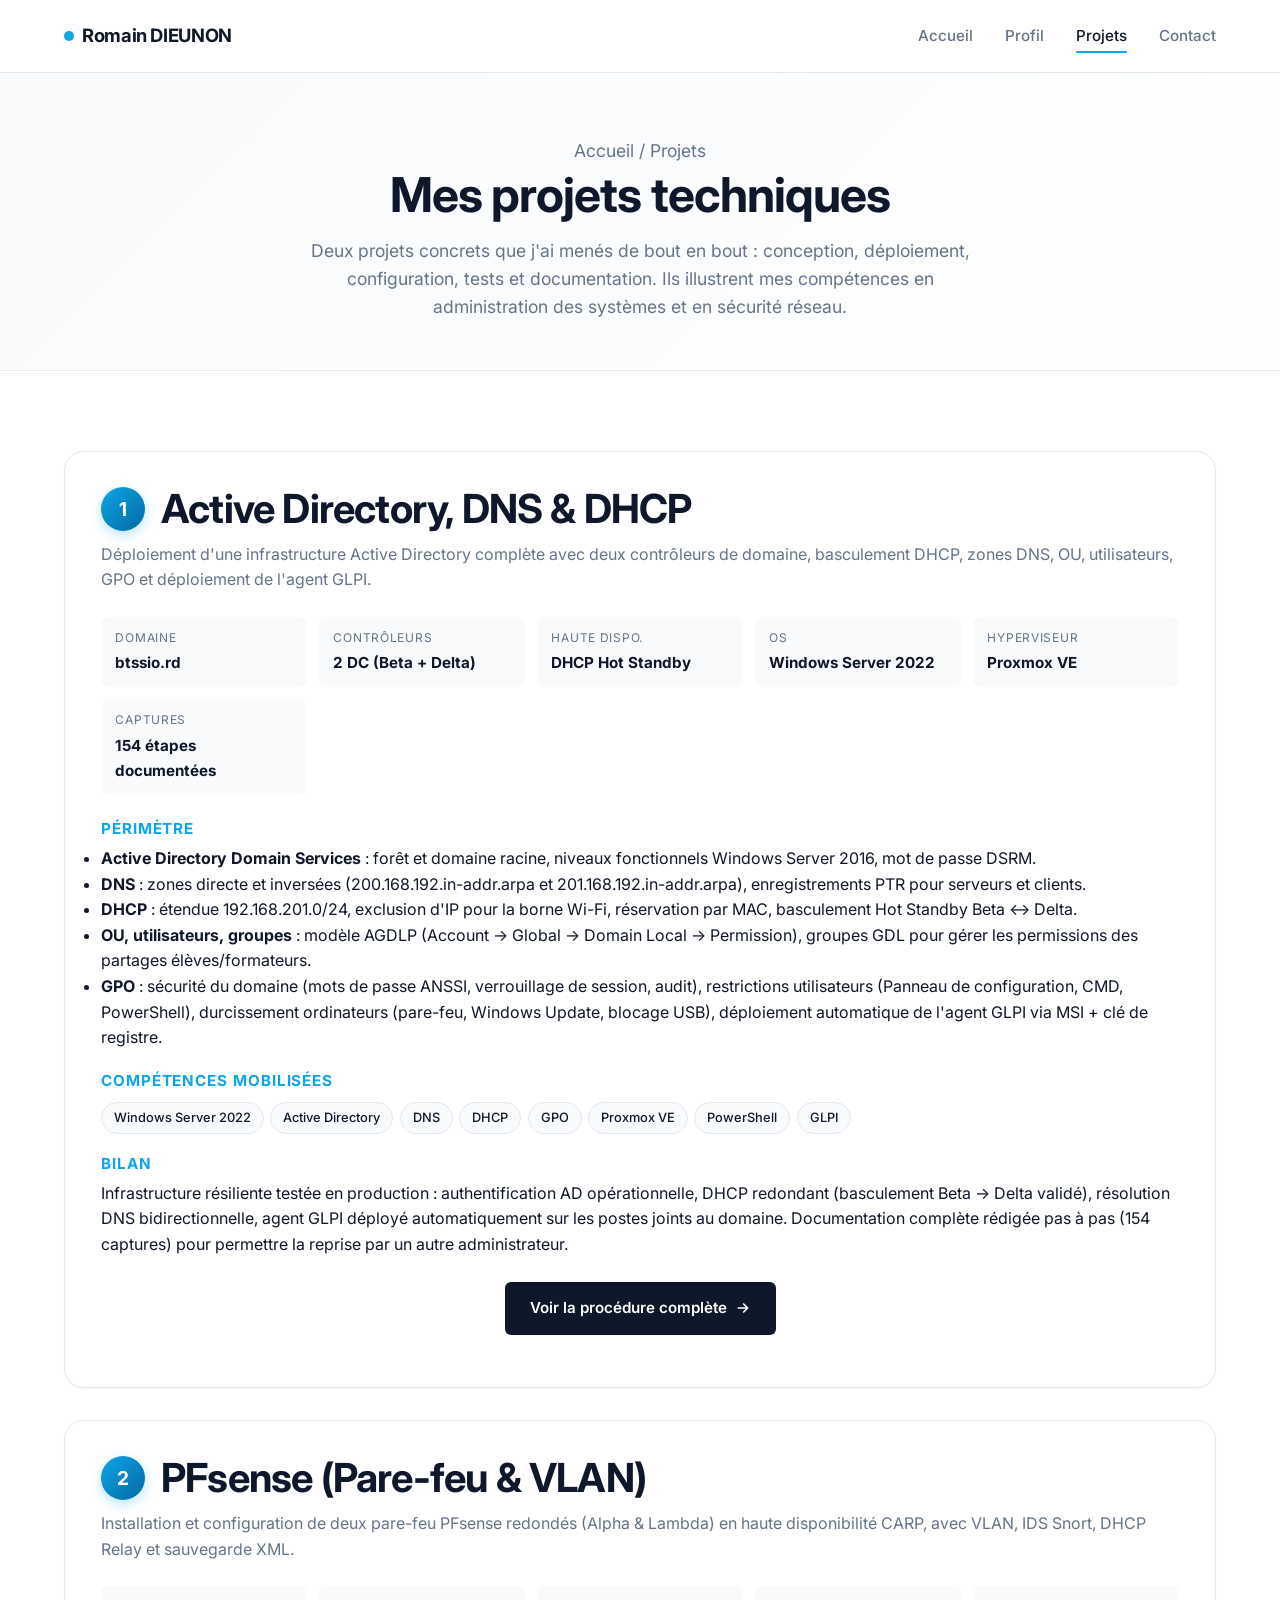
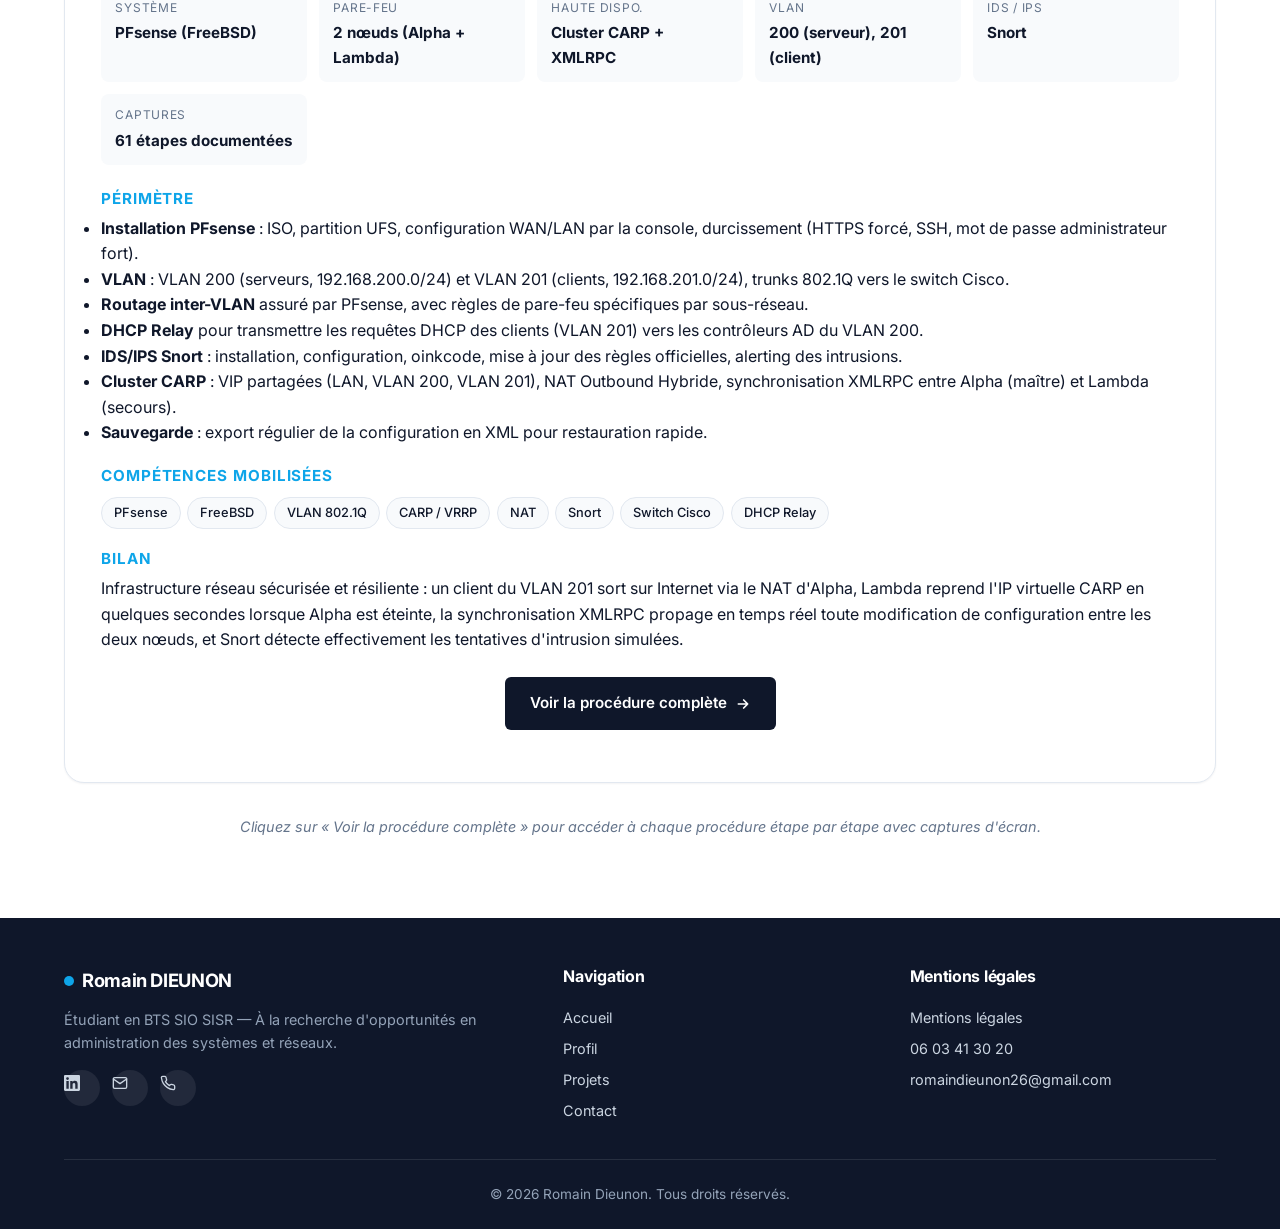
<file: projets.html>
<!DOCTYPE html>
<html lang="fr">
<head>
    <meta charset="UTF-8">
    <meta name="viewport" content="width=device-width, initial-scale=1.0">
    <title>Projets techniques — Romain Dieunon</title>
    <meta name="description" content="Mes projets techniques personnels : Active Directory, DNS, DHCP, GPO, PFsense, VLAN, cluster CARP.">
    <link rel="preconnect" href="https://fonts.googleapis.com">
    <link rel="preconnect" href="https://fonts.gstatic.com" crossorigin>
    <link href="https://fonts.googleapis.com/css2?family=Inter:wght@400;500;600;700&display=swap" rel="stylesheet">
    <link rel="stylesheet" href="css/style.css">
    <link rel="icon" href="data:image/svg+xml,%3Csvg xmlns='http://www.w3.org/2000/svg' viewBox='0 0 32 32'%3E%3Ccircle cx='16' cy='16' r='14' fill='%230ea5e9'/%3E%3Ctext x='50%25' y='55%25' text-anchor='middle' dominant-baseline='middle' fill='white' font-family='Inter,sans-serif' font-size='14' font-weight='700'%3ERD%3C/text%3E%3C/svg%3E">
    <style>
        .project-detailed {
            background: var(--bg);
            border: 1px solid var(--border);
            border-radius: var(--radius-lg);
            padding: 2rem 2.25rem;
            margin-bottom: 2rem;
            box-shadow: var(--shadow-sm);
        }
        .project-detailed h2 {
            margin: 0 0 0.5rem;
            display: flex;
            align-items: center;
            gap: 1rem;
        }
        .project-num {
            display: inline-flex;
            align-items: center;
            justify-content: center;
            width: 44px;
            height: 44px;
            background: linear-gradient(135deg, #0ea5e9 0%, #0369a1 100%);
            color: #fff;
            border-radius: 50%;
            font-size: 1.2rem;
            font-weight: 700;
            box-shadow: 0 4px 12px rgba(14, 165, 233, 0.3);
        }
        .project-tagline {
            color: var(--text-muted);
            margin-bottom: 1.5rem;
        }
        .project-meta-list {
            display: grid;
            grid-template-columns: repeat(auto-fit, minmax(180px, 1fr));
            gap: 0.75rem;
            margin-bottom: 1.5rem;
        }
        .project-meta-item {
            background: var(--bg-alt);
            border-radius: 8px;
            padding: 0.7rem 0.9rem;
        }
        .project-meta-item span {
            display: block;
            font-size: 0.75rem;
            text-transform: uppercase;
            letter-spacing: 0.06em;
            color: var(--text-muted);
            margin-bottom: 0.2rem;
        }
        .project-meta-item strong {
            font-size: 0.95rem;
            color: var(--text);
        }
        .project-section {
            margin: 1.25rem 0;
        }
        .project-section h4 {
            margin: 0 0 0.5rem;
            color: var(--primary);
            font-size: 0.95rem;
            text-transform: uppercase;
            letter-spacing: 0.06em;
        }
        .project-tags {
            display: flex;
            flex-wrap: wrap;
            gap: 0.4rem;
            margin-top: 0.75rem;
        }
        .project-tag {
            background: var(--bg-alt);
            border: 1px solid var(--border);
            color: var(--text);
            padding: 0.3rem 0.75rem;
            border-radius: 999px;
            font-size: 0.8rem;
            font-weight: 500;
        }
    </style>
</head>
<body>

<nav class="navbar">
    <div class="container nav-wrap">
        <a href="index.html" class="logo"><span class="logo-dot"></span>Romain DIEUNON</a>
        <button class="nav-toggle" aria-label="Ouvrir le menu"><span></span><span></span><span></span></button>
        <ul class="nav-links">
            <li><a href="index.html">Accueil</a></li>
            <li><a href="profil.html">Profil</a></li>
            <li><a href="projets.html" class="active">Projets</a></li>
            <li><a href="contact.html">Contact</a></li>
        </ul>
    </div>
</nav>

<section class="page-hero">
    <div class="container">
        <p class="breadcrumb"><a href="index.html">Accueil</a> / Projets</p>
        <h1>Mes projets techniques</h1>
        <p>Deux projets concrets que j'ai menés de bout en bout : conception, déploiement, configuration, tests et documentation. Ils illustrent mes compétences en administration des systèmes et en sécurité réseau.</p>
    </div>
</section>

<section>
    <div class="container">

        <!-- Projet 1 : Active Directory -->
        <div class="project-detailed fade-in">
            <h2><span class="project-num">1</span> Active Directory, DNS &amp; DHCP</h2>
            <p class="project-tagline">Déploiement d'une infrastructure Active Directory complète avec deux contrôleurs de domaine, basculement DHCP, zones DNS, OU, utilisateurs, GPO et déploiement de l'agent GLPI.</p>

            <div class="project-meta-list">
                <div class="project-meta-item"><span>Domaine</span><strong>btssio.rd</strong></div>
                <div class="project-meta-item"><span>Contrôleurs</span><strong>2 DC (Beta + Delta)</strong></div>
                <div class="project-meta-item"><span>Haute dispo.</span><strong>DHCP Hot Standby</strong></div>
                <div class="project-meta-item"><span>OS</span><strong>Windows Server 2022</strong></div>
                <div class="project-meta-item"><span>Hyperviseur</span><strong>Proxmox VE</strong></div>
                <div class="project-meta-item"><span>Captures</span><strong>154 étapes documentées</strong></div>
            </div>

            <div class="project-section">
                <h4>Périmètre</h4>
                <ul>
                    <li><strong>Active Directory Domain Services</strong> : forêt et domaine racine, niveaux fonctionnels Windows Server 2016, mot de passe DSRM.</li>
                    <li><strong>DNS</strong> : zones directe et inversées (200.168.192.in-addr.arpa et 201.168.192.in-addr.arpa), enregistrements PTR pour serveurs et clients.</li>
                    <li><strong>DHCP</strong> : étendue 192.168.201.0/24, exclusion d'IP pour la borne Wi-Fi, réservation par MAC, basculement Hot Standby Beta ↔ Delta.</li>
                    <li><strong>OU, utilisateurs, groupes</strong> : modèle AGDLP (Account → Global → Domain Local → Permission), groupes GDL pour gérer les permissions des partages élèves/formateurs.</li>
                    <li><strong>GPO</strong> : sécurité du domaine (mots de passe ANSSI, verrouillage de session, audit), restrictions utilisateurs (Panneau de configuration, CMD, PowerShell), durcissement ordinateurs (pare-feu, Windows Update, blocage USB), déploiement automatique de l'agent GLPI via MSI + clé de registre.</li>
                </ul>
            </div>

            <div class="project-section">
                <h4>Compétences mobilisées</h4>
                <div class="project-tags">
                    <span class="project-tag">Windows Server 2022</span>
                    <span class="project-tag">Active Directory</span>
                    <span class="project-tag">DNS</span>
                    <span class="project-tag">DHCP</span>
                    <span class="project-tag">GPO</span>
                    <span class="project-tag">Proxmox VE</span>
                    <span class="project-tag">PowerShell</span>
                    <span class="project-tag">GLPI</span>
                </div>
            </div>

            <div class="project-section">
                <h4>Bilan</h4>
                <p style="margin: 0;">Infrastructure résiliente testée en production : authentification AD opérationnelle, DHCP redondant (basculement Beta → Delta validé), résolution DNS bidirectionnelle, agent GLPI déployé automatiquement sur les postes joints au domaine. Documentation complète rédigée pas à pas (154 captures) pour permettre la reprise par un autre administrateur.</p>
            </div>

            <div class="project-section" style="text-align:center; margin-top: 1.5rem;">
                <a href="procedure-ad.html" class="btn btn-primary">
                    Voir la procédure complète
                    <svg width="16" height="16" viewBox="0 0 24 24" fill="none" stroke="currentColor" stroke-width="2.5" stroke-linecap="round" stroke-linejoin="round"><path d="M5 12h14M13 6l6 6-6 6"/></svg>
                </a>
            </div>
        </div>

        <!-- Projet 2 : PFsense -->
        <div class="project-detailed fade-in">
            <h2><span class="project-num">2</span> PFsense (Pare-feu &amp; VLAN)</h2>
            <p class="project-tagline">Installation et configuration de deux pare-feu PFsense redondés (Alpha &amp; Lambda) en haute disponibilité CARP, avec VLAN, IDS Snort, DHCP Relay et sauvegarde XML.</p>

            <div class="project-meta-list">
                <div class="project-meta-item"><span>Système</span><strong>PFsense (FreeBSD)</strong></div>
                <div class="project-meta-item"><span>Pare-feu</span><strong>2 nœuds (Alpha + Lambda)</strong></div>
                <div class="project-meta-item"><span>Haute dispo.</span><strong>Cluster CARP + XMLRPC</strong></div>
                <div class="project-meta-item"><span>VLAN</span><strong>200 (serveur), 201 (client)</strong></div>
                <div class="project-meta-item"><span>IDS / IPS</span><strong>Snort</strong></div>
                <div class="project-meta-item"><span>Captures</span><strong>61 étapes documentées</strong></div>
            </div>

            <div class="project-section">
                <h4>Périmètre</h4>
                <ul>
                    <li><strong>Installation PFsense</strong> : ISO, partition UFS, configuration WAN/LAN par la console, durcissement (HTTPS forcé, SSH, mot de passe administrateur fort).</li>
                    <li><strong>VLAN</strong> : VLAN 200 (serveurs, 192.168.200.0/24) et VLAN 201 (clients, 192.168.201.0/24), trunks 802.1Q vers le switch Cisco.</li>
                    <li><strong>Routage inter-VLAN</strong> assuré par PFsense, avec règles de pare-feu spécifiques par sous-réseau.</li>
                    <li><strong>DHCP Relay</strong> pour transmettre les requêtes DHCP des clients (VLAN 201) vers les contrôleurs AD du VLAN 200.</li>
                    <li><strong>IDS/IPS Snort</strong> : installation, configuration, oinkcode, mise à jour des règles officielles, alerting des intrusions.</li>
                    <li><strong>Cluster CARP</strong> : VIP partagées (LAN, VLAN 200, VLAN 201), NAT Outbound Hybride, synchronisation XMLRPC entre Alpha (maître) et Lambda (secours).</li>
                    <li><strong>Sauvegarde</strong> : export régulier de la configuration en XML pour restauration rapide.</li>
                </ul>
            </div>

            <div class="project-section">
                <h4>Compétences mobilisées</h4>
                <div class="project-tags">
                    <span class="project-tag">PFsense</span>
                    <span class="project-tag">FreeBSD</span>
                    <span class="project-tag">VLAN 802.1Q</span>
                    <span class="project-tag">CARP / VRRP</span>
                    <span class="project-tag">NAT</span>
                    <span class="project-tag">Snort</span>
                    <span class="project-tag">Switch Cisco</span>
                    <span class="project-tag">DHCP Relay</span>
                </div>
            </div>

            <div class="project-section">
                <h4>Bilan</h4>
                <p style="margin: 0;">Infrastructure réseau sécurisée et résiliente : un client du VLAN 201 sort sur Internet via le NAT d'Alpha, Lambda reprend l'IP virtuelle CARP en quelques secondes lorsque Alpha est éteinte, la synchronisation XMLRPC propage en temps réel toute modification de configuration entre les deux nœuds, et Snort détecte effectivement les tentatives d'intrusion simulées.</p>
            </div>

            <div class="project-section" style="text-align:center; margin-top: 1.5rem;">
                <a href="procedure-pfsense.html" class="btn btn-primary">
                    Voir la procédure complète
                    <svg width="16" height="16" viewBox="0 0 24 24" fill="none" stroke="currentColor" stroke-width="2.5" stroke-linecap="round" stroke-linejoin="round"><path d="M5 12h14M13 6l6 6-6 6"/></svg>
                </a>
            </div>
        </div>

        <!-- Note discrète sur la documentation -->
        <p style="text-align: center; color: var(--text-muted); font-size: 0.9rem; margin-top: 2rem; font-style: italic;">
            Cliquez sur « Voir la procédure complète » pour accéder à chaque procédure étape par étape avec captures d'écran.
        </p>

    </div>
</section>

<footer class="footer">
    <div class="container">
        <div class="footer-grid">
            <div>
                <div class="logo" style="color:white; margin-bottom: 0.75rem;"><span class="logo-dot"></span>Romain DIEUNON</div>
                <p style="color:#94a3b8; font-size: 0.9rem;">Étudiant en BTS SIO SISR — À la recherche d'opportunités en administration des systèmes et réseaux.</p>
                <div class="socials">
                    <a href="http://www.linkedin.com/in/romain-dieunon-813894375" target="_blank" rel="noopener" class="social-link" aria-label="LinkedIn"><svg width="16" height="16" viewBox="0 0 24 24" fill="currentColor"><path d="M20.447 20.452h-3.554v-5.569c0-1.328-.027-3.037-1.852-3.037-1.853 0-2.136 1.445-2.136 2.939v5.667H9.351V9h3.414v1.561h.046c.477-.9 1.637-1.85 3.37-1.85 3.601 0 4.267 2.37 4.267 5.455v6.286zM5.337 7.433a2.062 2.062 0 0 1-2.063-2.065 2.063 2.063 0 1 1 2.063 2.065zm1.782 13.019H3.555V9h3.564v11.452zM22.225 0H1.771C.792 0 0 .774 0 1.729v20.542C0 23.227.792 24 1.771 24h20.451C23.2 24 24 23.227 24 22.271V1.729C24 .774 23.2 0 22.222 0h.003z"/></svg></a>
                    <a href="https://mail.google.com/mail/?view=cm&fs=1&to=romaindieunon26@gmail.com" target="_blank" rel="noopener" class="social-link" aria-label="Email"><svg width="16" height="16" viewBox="0 0 24 24" fill="none" stroke="currentColor" stroke-width="2" stroke-linecap="round" stroke-linejoin="round"><path d="M4 4h16c1.1 0 2 .9 2 2v12c0 1.1-.9 2-2 2H4c-1.1 0-2-.9-2-2V6c0-1.1.9-2 2-2z"/><polyline points="22,6 12,13 2,6"/></svg></a>
                    <a href="tel:0603413020" class="social-link" aria-label="Téléphone"><svg width="16" height="16" viewBox="0 0 24 24" fill="none" stroke="currentColor" stroke-width="2" stroke-linecap="round" stroke-linejoin="round"><path d="M22 16.92v3a2 2 0 0 1-2.18 2 19.79 19.79 0 0 1-8.63-3.07 19.5 19.5 0 0 1-6-6 19.79 19.79 0 0 1-3.07-8.67A2 2 0 0 1 4.11 2h3a2 2 0 0 1 2 1.72 12.84 12.84 0 0 0 .7 2.81 2 2 0 0 1-.45 2.11L8.09 9.91a16 16 0 0 0 6 6l1.27-1.27a2 2 0 0 1 2.11-.45 12.84 12.84 0 0 0 2.81.7A2 2 0 0 1 22 16.92z"/></svg></a>
                </div>
            </div>
            <div>
                <h4>Navigation</h4>
                <a href="index.html">Accueil</a>
                <a href="profil.html">Profil</a>
                <a href="projets.html">Projets</a>
                <a href="contact.html">Contact</a>
            </div>
            <div>
                <h4>Mentions légales</h4>
                <a href="mentions-legales.html">Mentions légales</a>
                <a href="tel:0603413020">06 03 41 30 20</a>
                <a href="https://mail.google.com/mail/?view=cm&fs=1&to=romaindieunon26@gmail.com" target="_blank" rel="noopener">romaindieunon26@gmail.com</a>
            </div>
        </div>
        <div class="footer-bottom">
            © <span id="year"></span> Romain Dieunon. Tous droits réservés.
        </div>
    </div>
</footer>

<script src="js/script.js"></script>
</body>
</html>
</file>
<file: css/style.css>
/* =========================================================
   Portfolio BTS SIO — Romain Dieunon
   Style moderne et épuré
   ========================================================= */

/* ---------- Reset & base ---------- */
*,
*::before,
*::after {
    box-sizing: border-box;
    margin: 0;
    padding: 0;
}

:root {
    --bg: #ffffff;
    --bg-alt: #f8fafc;
    --bg-dark: #0f172a;
    --text: #0f172a;
    --text-muted: #64748b;
    --text-light: #94a3b8;
    --primary: #0ea5e9;
    --primary-dark: #0284c7;
    --primary-light: #e0f2fe;
    --border: #e2e8f0;
    --success: #10b981;
    --warning: #f59e0b;
    --shadow-sm: 0 1px 2px rgba(15, 23, 42, 0.05);
    --shadow-md: 0 4px 12px rgba(15, 23, 42, 0.08);
    --shadow-lg: 0 12px 32px rgba(15, 23, 42, 0.12);
    --radius-sm: 6px;
    --radius-md: 12px;
    --radius-lg: 20px;
    --transition: 0.25s cubic-bezier(0.4, 0, 0.2, 1);
    --container: 1200px;
}

html {
    scroll-behavior: smooth;
    font-size: 16px;
}

body {
    font-family: 'Inter', -apple-system, BlinkMacSystemFont, 'Segoe UI', Roboto,
        Oxygen, Ubuntu, Cantarell, sans-serif;
    color: var(--text);
    background: var(--bg);
    line-height: 1.6;
    -webkit-font-smoothing: antialiased;
    -moz-osx-font-smoothing: grayscale;
}

img {
    max-width: 100%;
    height: auto;
    display: block;
}

a {
    color: var(--primary);
    text-decoration: none;
    transition: color var(--transition);
}

a:hover {
    color: var(--primary-dark);
}

h1, h2, h3, h4, h5, h6 {
    font-weight: 700;
    line-height: 1.25;
    letter-spacing: -0.02em;
    color: var(--text);
}

h1 { font-size: clamp(2.25rem, 5vw, 3.5rem); }
h2 { font-size: clamp(1.75rem, 3.5vw, 2.5rem); }
h3 { font-size: 1.35rem; }

p { color: var(--text); }

/* ---------- Container ---------- */
.container {
    max-width: var(--container);
    margin: 0 auto;
    padding: 0 1.5rem;
}

/* ---------- Navbar ---------- */
.navbar {
    position: sticky;
    top: 0;
    z-index: 100;
    background: rgba(255, 255, 255, 0.85);
    backdrop-filter: saturate(180%) blur(14px);
    -webkit-backdrop-filter: saturate(180%) blur(14px);
    border-bottom: 1px solid var(--border);
}

.nav-wrap {
    display: flex;
    align-items: center;
    justify-content: space-between;
    height: 72px;
}

.logo {
    font-weight: 700;
    font-size: 1.15rem;
    letter-spacing: -0.02em;
    color: var(--text);
    display: flex;
    align-items: center;
    gap: 0.5rem;
}

.logo-dot {
    width: 10px;
    height: 10px;
    background: var(--primary);
    border-radius: 50%;
    display: inline-block;
}

.nav-links {
    list-style: none;
    display: flex;
    gap: 2rem;
    align-items: center;
}

.nav-links a {
    color: var(--text-muted);
    font-weight: 500;
    font-size: 0.95rem;
    position: relative;
    padding: 0.25rem 0;
}

.nav-links a:hover,
.nav-links a.active {
    color: var(--text);
}

.nav-links a.active::after {
    content: '';
    position: absolute;
    left: 0;
    bottom: -4px;
    width: 100%;
    height: 2px;
    background: var(--primary);
    border-radius: 2px;
}

.nav-toggle {
    display: none;
    background: none;
    border: 0;
    cursor: pointer;
    padding: 0.5rem;
}

.nav-toggle span {
    display: block;
    width: 24px;
    height: 2px;
    background: var(--text);
    margin: 5px 0;
    transition: var(--transition);
}

/* ---------- Hero ---------- */
.hero {
    padding: 6rem 0 4rem;
    background:
        radial-gradient(ellipse at top left, rgba(14, 165, 233, 0.08), transparent 50%),
        radial-gradient(ellipse at bottom right, rgba(14, 165, 233, 0.05), transparent 50%);
}

.hero-grid {
    display: grid;
    grid-template-columns: 1.2fr 1fr;
    gap: 4rem;
    align-items: center;
}

.hero-eyebrow {
    display: inline-flex;
    align-items: center;
    gap: 0.5rem;
    background: var(--primary-light);
    color: var(--primary-dark);
    padding: 0.4rem 0.9rem;
    border-radius: 999px;
    font-size: 0.85rem;
    font-weight: 600;
    margin-bottom: 1.25rem;
}

.hero h1 {
    margin-bottom: 1rem;
}

.hero h1 span {
    background: linear-gradient(135deg, var(--primary) 0%, #6366f1 100%);
    -webkit-background-clip: text;
    -webkit-text-fill-color: transparent;
    background-clip: text;
}

.hero-lede {
    font-size: 1.15rem;
    color: var(--text-muted);
    margin-bottom: 2rem;
    max-width: 540px;
}

.hero-ctas {
    display: flex;
    gap: 1rem;
    flex-wrap: wrap;
}

/* ---------- Buttons ---------- */
.btn {
    display: inline-flex;
    align-items: center;
    gap: 0.5rem;
    padding: 0.85rem 1.5rem;
    border-radius: var(--radius-sm);
    font-weight: 600;
    font-size: 0.95rem;
    cursor: pointer;
    transition: all var(--transition);
    border: 1px solid transparent;
    font-family: inherit;
}

.btn-primary {
    background: var(--text);
    color: white;
}

.btn-primary:hover {
    background: var(--primary);
    color: white;
    transform: translateY(-1px);
    box-shadow: var(--shadow-md);
}

.btn-secondary {
    background: transparent;
    color: var(--text);
    border-color: var(--border);
}

.btn-secondary:hover {
    border-color: var(--text);
    color: var(--text);
    background: var(--bg-alt);
}

/* ---------- Hero portrait ---------- */
.hero-portrait {
    position: relative;
    display: flex;
    justify-content: center;
    align-items: center;
}

.portrait-frame {
    position: relative;
    width: 100%;
    max-width: 340px;
    aspect-ratio: 4 / 5;
    border-radius: var(--radius-lg);
    overflow: hidden;
    box-shadow: var(--shadow-lg);
    background: linear-gradient(135deg, #e0f2fe 0%, #f1f5f9 100%);
}

.portrait-frame img {
    width: 100%;
    height: 100%;
    object-fit: cover;
    object-position: center top;
    display: block;
}

.portrait-frame::before {
    content: '';
    position: absolute;
    inset: -20px;
    background: linear-gradient(135deg, var(--primary) 0%, transparent 50%);
    border-radius: var(--radius-lg);
    z-index: -1;
    opacity: 0.3;
}

/* ---------- Sections ---------- */
section {
    padding: 5rem 0;
}

.section-header {
    text-align: center;
    max-width: 700px;
    margin: 0 auto 3rem;
}

.section-kicker {
    color: var(--primary);
    font-weight: 600;
    font-size: 0.9rem;
    text-transform: uppercase;
    letter-spacing: 0.08em;
    margin-bottom: 0.75rem;
}

.section-header h2 {
    margin-bottom: 1rem;
}

.section-header p {
    color: var(--text-muted);
    font-size: 1.05rem;
}

.section-alt {
    background: var(--bg-alt);
}

/* ---------- Stats / Quick facts ---------- */
.stats {
    display: grid;
    grid-template-columns: repeat(4, 1fr);
    gap: 1.5rem;
    margin-top: 3rem;
}

.stat {
    text-align: center;
    padding: 1.5rem;
    background: white;
    border-radius: var(--radius-md);
    border: 1px solid var(--border);
    transition: transform var(--transition), box-shadow var(--transition);
}

.stat:hover {
    transform: translateY(-2px);
    box-shadow: var(--shadow-md);
}

.stat-value {
    font-size: 2rem;
    font-weight: 700;
    color: var(--primary);
    line-height: 1;
}

.stat-label {
    color: var(--text-muted);
    font-size: 0.9rem;
    margin-top: 0.5rem;
}

/* ---------- Skills ---------- */
.skills-grid {
    display: grid;
    grid-template-columns: repeat(auto-fit, minmax(260px, 1fr));
    gap: 1.5rem;
}

.skill-card {
    background: white;
    border: 1px solid var(--border);
    border-radius: var(--radius-md);
    padding: 2rem;
    transition: all var(--transition);
}

.skill-card:hover {
    border-color: var(--primary);
    box-shadow: var(--shadow-md);
    transform: translateY(-2px);
}

.skill-icon {
    width: 48px;
    height: 48px;
    background: var(--primary-light);
    border-radius: var(--radius-sm);
    display: grid;
    place-items: center;
    color: var(--primary);
    margin-bottom: 1rem;
    font-size: 1.35rem;
}

.skill-card h3 {
    margin-bottom: 0.75rem;
    font-size: 1.15rem;
}

.skill-tags {
    display: flex;
    flex-wrap: wrap;
    gap: 0.5rem;
    margin-top: 1rem;
}

.tag {
    font-size: 0.8rem;
    background: var(--bg-alt);
    color: var(--text-muted);
    padding: 0.3rem 0.7rem;
    border-radius: 999px;
    font-weight: 500;
}

/* ---------- Timeline (parcours) ---------- */
.timeline {
    position: relative;
    padding-left: 2rem;
    max-width: 800px;
    margin: 0 auto;
}

.timeline::before {
    content: '';
    position: absolute;
    left: 0.35rem;
    top: 0.5rem;
    bottom: 0.5rem;
    width: 2px;
    background: var(--border);
}

.timeline-item {
    position: relative;
    padding-bottom: 2.5rem;
}

.timeline-item::before {
    content: '';
    position: absolute;
    left: -2rem;
    top: 0.45rem;
    width: 14px;
    height: 14px;
    background: white;
    border: 3px solid var(--primary);
    border-radius: 50%;
}

.timeline-date {
    color: var(--primary);
    font-weight: 600;
    font-size: 0.85rem;
    text-transform: uppercase;
    letter-spacing: 0.05em;
    margin-bottom: 0.5rem;
}

.timeline-item h3 {
    font-size: 1.15rem;
    margin-bottom: 0.25rem;
}

.timeline-org {
    color: var(--text-muted);
    font-size: 0.95rem;
    margin-bottom: 0.75rem;
}

/* ---------- Projects ---------- */
.projects-grid {
    display: grid;
    grid-template-columns: repeat(auto-fit, minmax(320px, 1fr));
    gap: 2rem;
}

.project-card {
    background: white;
    border: 1px solid var(--border);
    border-radius: var(--radius-md);
    overflow: hidden;
    transition: all var(--transition);
    display: flex;
    flex-direction: column;
}

.project-card:hover {
    transform: translateY(-4px);
    box-shadow: var(--shadow-lg);
    border-color: transparent;
}

.project-thumb {
    width: 100%;
    aspect-ratio: 16/9;
    background: linear-gradient(135deg, var(--primary-light) 0%, #ede9fe 100%);
    display: grid;
    place-items: center;
    color: var(--primary);
    font-size: 3rem;
    overflow: hidden;
}

.project-thumb img {
    width: 100%;
    height: 100%;
    object-fit: cover;
}

.project-body {
    padding: 1.5rem;
    flex: 1;
    display: flex;
    flex-direction: column;
}

.project-type {
    font-size: 0.8rem;
    font-weight: 600;
    color: var(--primary);
    text-transform: uppercase;
    letter-spacing: 0.05em;
    margin-bottom: 0.5rem;
}

.project-card h3 {
    font-size: 1.2rem;
    margin-bottom: 0.75rem;
}

.project-card p {
    color: var(--text-muted);
    font-size: 0.95rem;
    margin-bottom: 1rem;
    flex: 1;
}

.project-stack {
    display: flex;
    flex-wrap: wrap;
    gap: 0.4rem;
    margin-bottom: 1rem;
}

.project-link {
    display: inline-flex;
    align-items: center;
    gap: 0.35rem;
    font-weight: 600;
    font-size: 0.9rem;
    margin-top: auto;
}

/* ---------- Table ---------- */
.table-wrap {
    overflow-x: auto;
    border: 1px solid var(--border);
    border-radius: var(--radius-md);
    background: white;
}

table {
    width: 100%;
    border-collapse: collapse;
    font-size: 0.95rem;
}

th, td {
    padding: 1rem 1.25rem;
    text-align: left;
    border-bottom: 1px solid var(--border);
}

th {
    background: var(--bg-alt);
    font-weight: 600;
    color: var(--text);
    font-size: 0.85rem;
    text-transform: uppercase;
    letter-spacing: 0.05em;
}

tr:last-child td {
    border-bottom: 0;
}

tr:hover td {
    background: var(--bg-alt);
}

.badge {
    display: inline-block;
    padding: 0.25rem 0.6rem;
    border-radius: 999px;
    font-size: 0.75rem;
    font-weight: 600;
}

.badge-primary { background: var(--primary-light); color: var(--primary-dark); }
.badge-success { background: #dcfce7; color: #15803d; }
.badge-warning { background: #fef3c7; color: #b45309; }

/* ---------- Content block (article) ---------- */
.content-block {
    max-width: 800px;
    margin: 0 auto;
    background: white;
    padding: 2.5rem;
    border: 1px solid var(--border);
    border-radius: var(--radius-md);
}

.content-block h3 {
    margin: 1.5rem 0 0.75rem;
    color: var(--text);
}

.content-block h3:first-child { margin-top: 0; }

.content-block p { margin-bottom: 1rem; color: var(--text); }

.content-block ul {
    margin: 0.5rem 0 1rem 1.25rem;
    color: var(--text);
}

.content-block li { margin-bottom: 0.4rem; }

/* ---------- Form ---------- */
.form-grid {
    max-width: 600px;
    margin: 0 auto;
    display: grid;
    gap: 1.25rem;
}

.form-row {
    display: grid;
    grid-template-columns: 1fr 1fr;
    gap: 1.25rem;
}

.form-field label {
    display: block;
    font-weight: 600;
    font-size: 0.9rem;
    margin-bottom: 0.5rem;
    color: var(--text);
}

.form-field input,
.form-field textarea,
.form-field select {
    width: 100%;
    padding: 0.75rem 1rem;
    border: 1px solid var(--border);
    border-radius: var(--radius-sm);
    font-family: inherit;
    font-size: 0.95rem;
    color: var(--text);
    background: white;
    transition: border-color var(--transition), box-shadow var(--transition);
}

.form-field input:focus,
.form-field textarea:focus,
.form-field select:focus {
    outline: none;
    border-color: var(--primary);
    box-shadow: 0 0 0 4px rgba(14, 165, 233, 0.12);
}

.form-field textarea {
    resize: vertical;
    min-height: 140px;
}

.form-info {
    display: grid;
    grid-template-columns: repeat(auto-fit, minmax(220px, 1fr));
    gap: 1.5rem;
    margin-top: 3rem;
}

.info-card {
    background: white;
    border: 1px solid var(--border);
    border-radius: var(--radius-md);
    padding: 1.5rem;
    text-align: center;
}

.info-card .info-icon {
    width: 48px;
    height: 48px;
    background: var(--primary-light);
    color: var(--primary);
    border-radius: 50%;
    display: grid;
    place-items: center;
    font-size: 1.3rem;
    margin: 0 auto 0.75rem;
}

.info-card h4 {
    font-size: 1rem;
    margin-bottom: 0.25rem;
}

.info-card p {
    color: var(--text-muted);
    font-size: 0.9rem;
    margin: 0;
}

/* ---------- Footer ---------- */
.footer {
    background: var(--bg-dark);
    color: #cbd5e1;
    padding: 3rem 0 1.5rem;
}

.footer-grid {
    display: grid;
    grid-template-columns: 1.5fr 1fr 1fr;
    gap: 2.5rem;
    margin-bottom: 2rem;
}

.footer h4 {
    color: white;
    margin-bottom: 1rem;
    font-size: 1rem;
}

.footer a {
    color: #cbd5e1;
    display: block;
    padding: 0.25rem 0;
    font-size: 0.9rem;
}

.footer a:hover { color: white; }

.footer-bottom {
    text-align: center;
    padding-top: 1.5rem;
    border-top: 1px solid rgba(255, 255, 255, 0.1);
    font-size: 0.85rem;
    color: #94a3b8;
}

.socials {
    display: flex;
    gap: 0.75rem;
    margin-top: 1rem;
}

.social-link {
    width: 36px;
    height: 36px;
    border-radius: 50%;
    background: rgba(255, 255, 255, 0.08);
    display: grid;
    place-items: center;
    color: #cbd5e1;
    transition: all var(--transition);
}

.social-link:hover {
    background: var(--primary);
    color: white;
}

/* ---------- Page hero (inner pages) ---------- */
.page-hero {
    padding: 4rem 0 3rem;
    background: linear-gradient(135deg, var(--bg-alt) 0%, white 100%);
    text-align: center;
    border-bottom: 1px solid var(--border);
}

.page-hero h1 {
    font-size: clamp(2rem, 4vw, 3rem);
    margin-bottom: 0.75rem;
}

.page-hero p {
    color: var(--text-muted);
    font-size: 1.1rem;
    max-width: 700px;
    margin: 0 auto;
}

.breadcrumb {
    font-size: 0.85rem;
    color: var(--text-muted);
    margin-bottom: 0.75rem;
}

.breadcrumb a { color: var(--text-muted); }
.breadcrumb a:hover { color: var(--primary); }

/* ---------- Responsive ---------- */
@media (max-width: 900px) {
    .hero-grid {
        grid-template-columns: 1fr;
        gap: 3rem;
        text-align: center;
    }

    .hero-portrait { order: -1; }

    .hero-ctas { justify-content: center; }

    .hero-lede { margin-left: auto; margin-right: auto; }

    .stats { grid-template-columns: repeat(2, 1fr); }

    .footer-grid { grid-template-columns: 1fr; gap: 2rem; }

    .form-row { grid-template-columns: 1fr; }
}

@media (max-width: 640px) {
    .nav-links {
        display: none;
        position: absolute;
        top: 72px;
        left: 0;
        right: 0;
        flex-direction: column;
        background: white;
        padding: 1.5rem;
        gap: 1rem;
        border-bottom: 1px solid var(--border);
        box-shadow: var(--shadow-md);
    }

    .nav-links.open { display: flex; }

    .nav-toggle { display: block; }

    section { padding: 3.5rem 0; }

    .hero { padding: 3.5rem 0 2.5rem; }

    .content-block { padding: 1.5rem; }

    .stats { grid-template-columns: 1fr 1fr; gap: 1rem; }
}

/* ---------- Subtle fade-in ---------- */
/* Par défaut : visible. Le JS peut piloter une animation via .visible, mais
   si le JS ne s'exécute pas, le contenu reste lisible. */
.fade-in {
    opacity: 1;
    transform: none;
    animation: fadeInUp 0.6s ease both;
}

.fade-in.visible {
    opacity: 1;
    transform: translateY(0);
}

@keyframes fadeInUp {
    from { opacity: 0; transform: translateY(12px); }
    to   { opacity: 1; transform: translateY(0); }
}

@media (prefers-reduced-motion: reduce) {
    .fade-in { animation: none; }
}

/* ---------- Marquee des logos (technologies & outils) ---------- */
.logo-marquee {
    position: relative;
    overflow: hidden;
    padding: 1rem 0;
    margin-top: 2.5rem;
    -webkit-mask-image: linear-gradient(to right, transparent 0%, black 8%, black 92%, transparent 100%);
    mask-image: linear-gradient(to right, transparent 0%, black 8%, black 92%, transparent 100%);
}

.logo-marquee-track {
    display: flex;
    gap: 1.25rem;
    width: max-content;
    animation: logo-scroll 40s linear infinite;
    will-change: transform;
}

.logo-marquee:hover .logo-marquee-track,
.logo-marquee:focus-within .logo-marquee-track {
    animation-play-state: paused;
}

@keyframes logo-scroll {
    from { transform: translateX(0); }
    to { transform: translateX(-50%); }
}

.logo-item {
    flex: 0 0 auto;
    width: 160px;
    height: 130px;
    display: flex;
    flex-direction: column;
    align-items: center;
    justify-content: center;
    gap: 0.6rem;
    background: var(--bg);
    border: 1px solid var(--border);
    border-radius: var(--radius-md);
    padding: 1rem;
    cursor: pointer;
    transition: transform var(--transition), box-shadow var(--transition), border-color var(--transition);
    font-family: inherit;
    color: var(--text);
}

.logo-item:hover,
.logo-item:focus-visible {
    transform: translateY(-4px);
    box-shadow: var(--shadow-md);
    border-color: var(--primary);
    outline: none;
}

.logo-item .logo-art {
    width: 56px;
    height: 56px;
    display: flex;
    align-items: center;
    justify-content: center;
}

.logo-item .logo-art svg,
.logo-item .logo-art img {
    width: 100%;
    height: 100%;
    object-fit: contain;
}

.logo-item span {
    font-size: 0.85rem;
    font-weight: 600;
    color: var(--text-muted);
    text-align: center;
}

.logo-backdrop {
    position: fixed;
    inset: 0;
    z-index: 150;
    background: rgba(15, 23, 42, 0.15);
    opacity: 0;
    pointer-events: none;
    transition: opacity 0.2s ease;
}

.logo-backdrop.open {
    opacity: 1;
    pointer-events: auto;
}

.logo-popover {
    position: fixed;
    z-index: 200;
    max-width: 340px;
    width: calc(100vw - 2rem);
    background: var(--bg);
    border: 1px solid var(--border);
    border-radius: var(--radius-md);
    box-shadow: var(--shadow-lg);
    padding: 1.25rem 1.5rem 1.25rem 1.25rem;
    opacity: 0;
    transform: translateY(8px);
    pointer-events: none;
    transition: opacity 0.2s ease, transform 0.2s ease;
}

.logo-popover.open {
    opacity: 1;
    transform: translateY(0);
    pointer-events: auto;
}

.logo-popover h4 {
    margin-bottom: 0.5rem;
    color: var(--primary);
    font-size: 1.05rem;
}

.logo-popover p {
    color: var(--text-muted);
    font-size: 0.92rem;
    margin: 0;
    line-height: 1.5;
}

.logo-popover-close {
    position: absolute;
    top: 0.35rem;
    right: 0.6rem;
    background: transparent;
    border: none;
    color: var(--text-light);
    cursor: pointer;
    font-size: 1.4rem;
    line-height: 1;
    padding: 0.25rem 0.4rem;
    border-radius: var(--radius-sm);
    transition: background var(--transition), color var(--transition);
}

.logo-popover-close:hover,
.logo-popover-close:focus-visible {
    background: var(--bg-alt);
    color: var(--text);
    outline: none;
}

/* ---------- Liste de faits du profil ---------- */
.profile-facts {
    list-style: none;
    padding: 0;
    margin: 1.5rem 0 0;
    display: flex;
    flex-direction: column;
    gap: 0.65rem;
}

.profile-facts li {
    display: flex;
    align-items: center;
    gap: 0.75rem;
    color: var(--text-muted);
    font-size: 0.98rem;
}

.profile-facts li svg {
    flex: 0 0 auto;
    color: var(--primary);
}

/* ---------- Frise chronologique ---------- */
.timeline {
    position: relative;
    list-style: none;
    padding: 2rem 0 1rem;
    margin: 2rem 0 0;
    counter-reset: timeline;
}

.timeline::before {
    content: '';
    position: absolute;
    left: 31px;
    top: 0;
    bottom: 0;
    width: 3px;
    background: linear-gradient(to bottom, transparent 0%, var(--primary) 10%, var(--primary) 90%, transparent 100%);
    border-radius: 3px;
}

.timeline-item {
    position: relative;
    display: grid;
    grid-template-columns: 64px 1fr;
    gap: 1.25rem;
    padding-left: 0;
    margin-bottom: 2rem;
}

.timeline-item:last-child {
    margin-bottom: 0;
}

.timeline-dot {
    position: relative;
    z-index: 1;
    width: 64px;
    height: 64px;
    border-radius: 50%;
    background: var(--bg);
    border: 3px solid var(--primary);
    box-shadow: var(--shadow-md);
    display: flex;
    align-items: center;
    justify-content: center;
    overflow: hidden;
}

.timeline-dot svg,
.timeline-dot img {
    width: 100%;
    height: 100%;
    border-radius: 50%;
    object-fit: contain;
    background: #fff;
    padding: 6px;
    box-sizing: border-box;
}

.timeline-card {
    background: var(--bg);
    border: 1px solid var(--border);
    border-radius: var(--radius-md);
    padding: 1.25rem 1.5rem;
    box-shadow: var(--shadow-sm);
    transition: transform var(--transition), box-shadow var(--transition), border-color var(--transition);
}

.timeline-card:hover {
    transform: translateY(-2px);
    box-shadow: var(--shadow-md);
    border-color: var(--primary);
}

.timeline-card h3 {
    margin: 0.25rem 0 0.25rem;
    color: var(--text);
    font-size: 1.15rem;
}

.timeline-period {
    display: inline-block;
    background: var(--primary-light, rgba(14, 165, 233, 0.12));
    color: var(--primary);
    font-weight: 600;
    font-size: 0.8rem;
    padding: 0.2rem 0.65rem;
    border-radius: 999px;
    margin-bottom: 0.25rem;
}

.timeline-location {
    color: var(--text-light);
    font-size: 0.85rem;
    margin: 0 0 0.6rem;
    font-style: italic;
}

.timeline-desc {
    color: var(--text-muted);
    font-size: 0.95rem;
    line-height: 1.55;
    margin: 0;
}

.timeline-list {
    margin: 0.6rem 0 0;
    padding: 0;
    list-style: none;
    color: var(--text-muted);
    font-size: 0.92rem;
    line-height: 1.55;
}

.timeline-list li {
    position: relative;
    padding-left: 1.25rem;
    margin-bottom: 0.35rem;
}

.timeline-list li::before {
    content: "›";
    position: absolute;
    left: 0;
    top: 0;
    color: var(--primary);
    font-weight: 700;
}

@media (max-width: 640px) {
    .timeline::before {
        left: 23px;
    }
    .timeline-item {
        grid-template-columns: 48px 1fr;
        gap: 0.9rem;
    }
    .timeline-dot {
        width: 48px;
        height: 48px;
        border-width: 2px;
    }
    .timeline-card {
        padding: 1rem 1.1rem;
    }
}

/* ---------- Cartes IA éducatives (veille) ---------- */
.ai-grid {
    display: grid;
    grid-template-columns: repeat(auto-fit, minmax(260px, 1fr));
    gap: 1.5rem;
    margin-top: 2.5rem;
}

.ai-card {
    display: flex;
    flex-direction: column;
    gap: 0.75rem;
    text-decoration: none;
    color: inherit;
    background: var(--bg);
    border: 1px solid var(--border);
    border-radius: var(--radius-md);
    padding: 1.5rem;
    box-shadow: var(--shadow-sm);
    transition: transform var(--transition), box-shadow var(--transition), border-color var(--transition);
}

.ai-card:hover,
.ai-card:focus-visible {
    transform: translateY(-4px);
    box-shadow: var(--shadow-lg);
    border-color: var(--primary);
    outline: none;
}

.ai-logo {
    width: 56px;
    height: 56px;
    border-radius: var(--radius-sm);
    display: flex;
    align-items: center;
    justify-content: center;
    box-shadow: var(--shadow-sm);
}

.ai-logo svg {
    width: 60%;
    height: 60%;
}

.ai-card h3 {
    margin: 0;
    font-size: 1.1rem;
    color: var(--text);
}

.ai-card .ai-by {
    font-weight: 400;
    color: var(--text-light);
    font-size: 0.9rem;
}

.ai-card p {
    color: var(--text-muted);
    font-size: 0.95rem;
    line-height: 1.55;
    margin: 0;
    flex: 1;
}

.ai-link {
    margin-top: 0.4rem;
    color: var(--primary);
    font-weight: 600;
    font-size: 0.9rem;
    transition: gap var(--transition);
}

.ai-card:hover .ai-link {
    text-decoration: underline;
}

/* ================================
   Procédures — captures d'écran
   ================================ */
.proc-step {
    margin: 2.5rem 0 3rem;
}
.proc-step-header {
    display: flex;
    align-items: center;
    gap: 1rem;
    margin-bottom: 1rem;
}
.proc-step-number {
    flex: 0 0 48px;
    width: 48px;
    height: 48px;
    border-radius: 12px;
    background: linear-gradient(135deg, #0ea5e9 0%, #0369a1 100%);
    color: #fff;
    font-weight: 700;
    font-size: 1.15rem;
    display: flex;
    align-items: center;
    justify-content: center;
    box-shadow: 0 4px 14px rgba(14, 165, 233, 0.3);
}
.proc-step-header h3 {
    margin: 0;
    font-size: 1.35rem;
    line-height: 1.25;
}
.proc-step-body {
    color: var(--text-muted);
    font-size: 1rem;
    line-height: 1.6;
    margin-bottom: 1.25rem;
}
.proc-step-body strong { color: var(--text); }
.proc-screens {
    display: grid;
    grid-template-columns: repeat(auto-fit, minmax(320px, 1fr));
    gap: 1.25rem;
    margin-top: 1rem;
}
.proc-screen {
    background: var(--bg);
    border: 1px solid var(--border);
    border-radius: var(--radius-md);
    padding: 0.75rem;
    box-shadow: var(--shadow-sm);
    transition: transform .25s ease, box-shadow .25s ease;
    display: flex;
    flex-direction: column;
    gap: 0.5rem;
}
.proc-screen:hover {
    transform: translateY(-3px);
    box-shadow: var(--shadow-md);
}
.proc-screen img {
    width: 100%;
    height: 220px;
    object-fit: contain;
    background: #f8fafc;
    border-radius: 8px;
    cursor: zoom-in;
    display: block;
}
.proc-screen figcaption {
    font-size: 0.82rem;
    color: var(--text-muted);
    text-align: center;
    padding: 0 0.25rem;
    line-height: 1.4;
}
/* Mise en valeur des serveurs ciblés par le projet */
.focus-server {
    background: linear-gradient(90deg, rgba(14,165,233,0.15), rgba(14,165,233,0.05));
    border-left: 4px solid var(--primary);
    padding: 0.6rem 0.85rem;
    margin: 0.25rem 0;
    border-radius: 6px;
    list-style: none;
    position: relative;
}
.focus-server::before {
    content: "★";
    color: var(--primary);
    margin-right: 0.4rem;
    font-weight: 700;
}
.focus-server-list { padding-left: 0; }

/* Lightbox zoomable (molette + drag + double-clic) */
.proc-lightbox {
    position: fixed;
    inset: 0;
    background: rgba(15, 23, 42, 0.92);
    display: none;
    z-index: 1000;
    overflow: hidden;
    cursor: zoom-out;
    touch-action: none;
}
.proc-lightbox.open { display: block; }
.proc-lightbox.grabbing { cursor: grabbing; }
.proc-lightbox img {
    position: absolute;
    top: 50%;
    left: 50%;
    transform: translate(-50%, -50%) scale(1);
    transform-origin: center;
    transition: none;
    box-shadow: 0 20px 60px rgba(0,0,0,0.5);
    user-select: none;
    -webkit-user-drag: none;
    cursor: zoom-in;
    will-change: transform;
}
.proc-lightbox img.smooth {
    transition: transform 0.2s ease-out;
}
.proc-lightbox img.zoomed {
    cursor: grab;
}
.proc-lightbox.grabbing img,
.proc-lightbox.grabbing img.zoomed {
    cursor: grabbing;
}
.proc-lightbox-close {
    position: absolute;
    top: 1.25rem;
    right: 1.5rem;
    background: rgba(255,255,255,0.15);
    color: #fff;
    border: none;
    width: 42px;
    height: 42px;
    border-radius: 50%;
    font-size: 1.5rem;
    cursor: pointer;
    line-height: 1;
    z-index: 10;
}
.proc-lightbox-close:hover { background: rgba(255,255,255,0.3); }
.proc-lightbox::after {
    content: "Molette = zoom · Glisser = déplacer · Double-clic = zoom max / reset · Échap = fermer";
    position: absolute;
    bottom: 1rem;
    left: 50%;
    transform: translateX(-50%);
    color: rgba(255,255,255,0.7);
    font-size: 0.8rem;
    background: rgba(0,0,0,0.45);
    padding: 0.4rem 0.85rem;
    border-radius: 6px;
    pointer-events: none;
    z-index: 5;
    white-space: nowrap;
}
@media (max-width: 700px) {
    .proc-lightbox::after {
        font-size: 0.7rem;
        white-space: normal;
        text-align: center;
        max-width: 90vw;
    }
}
@media (max-width: 640px) {
    .proc-screen img { height: 180px; }
    .proc-screens { grid-template-columns: 1fr; }
}
</file>
